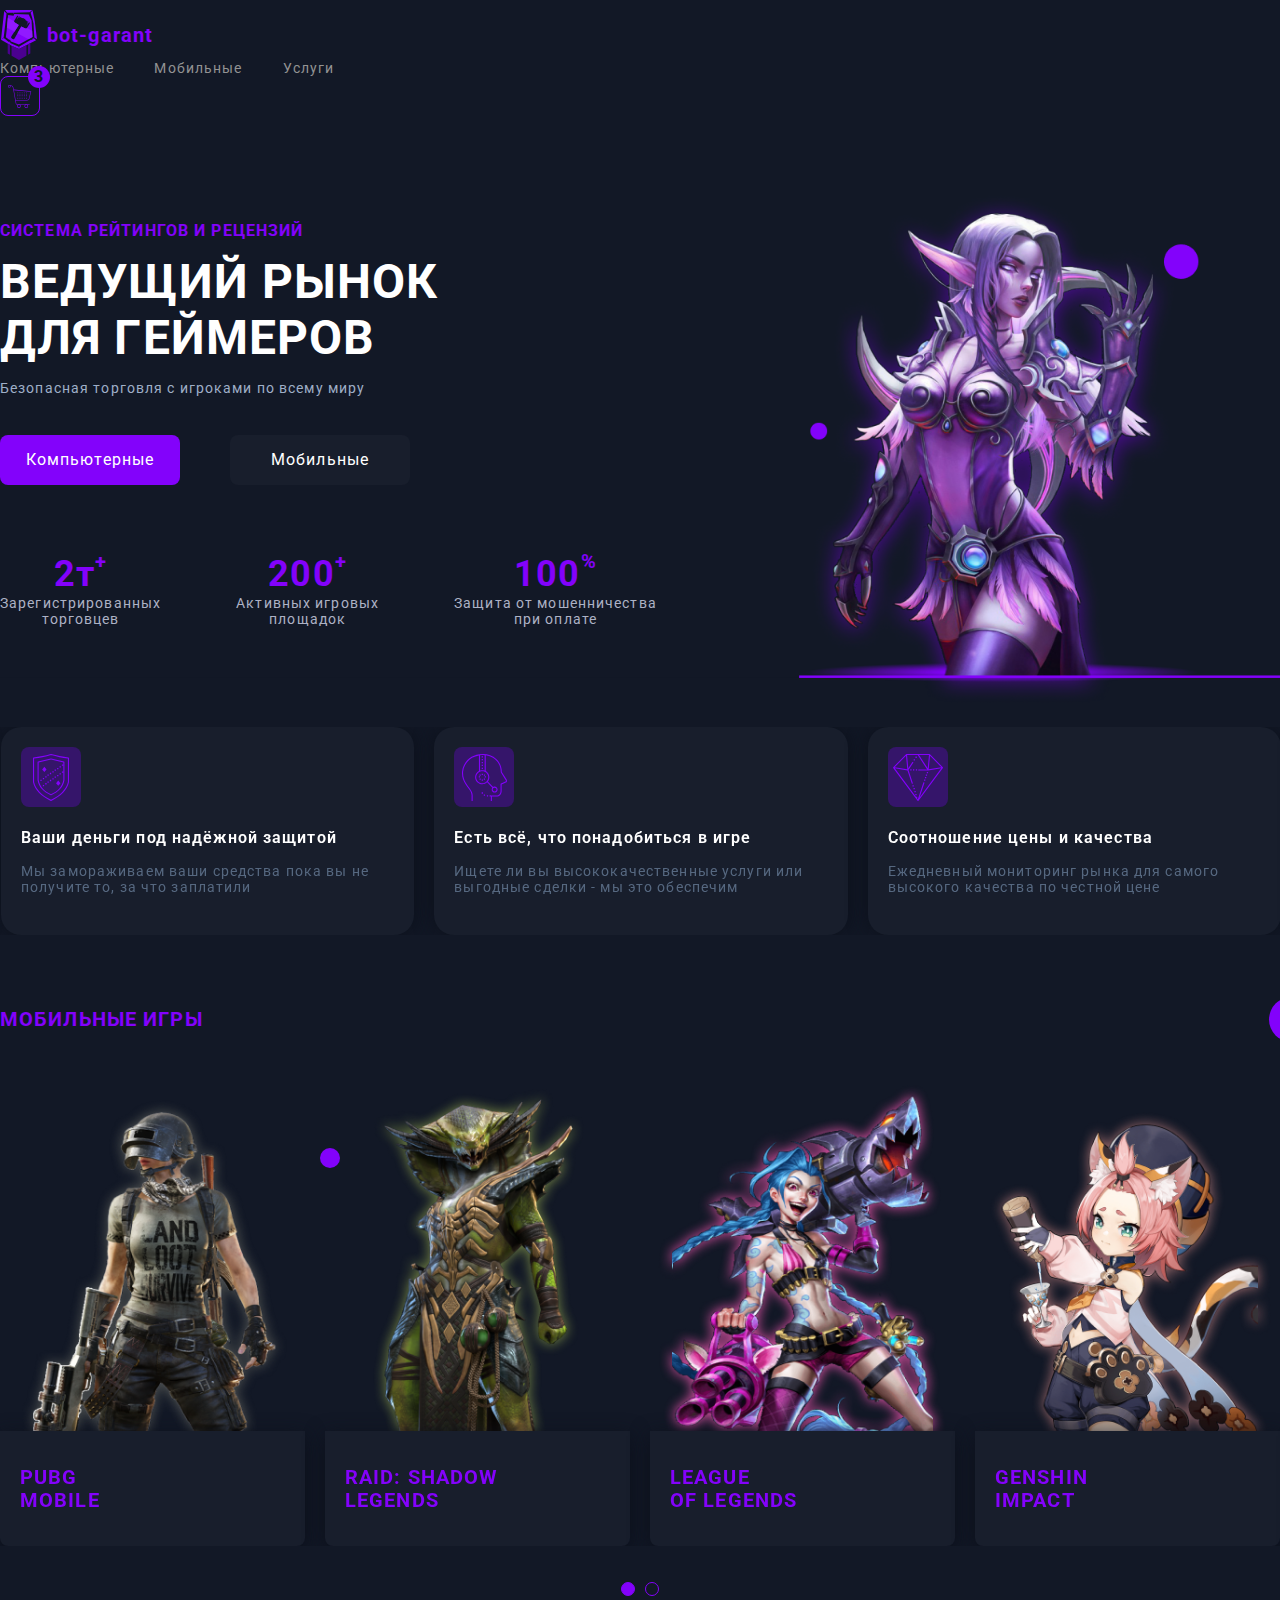
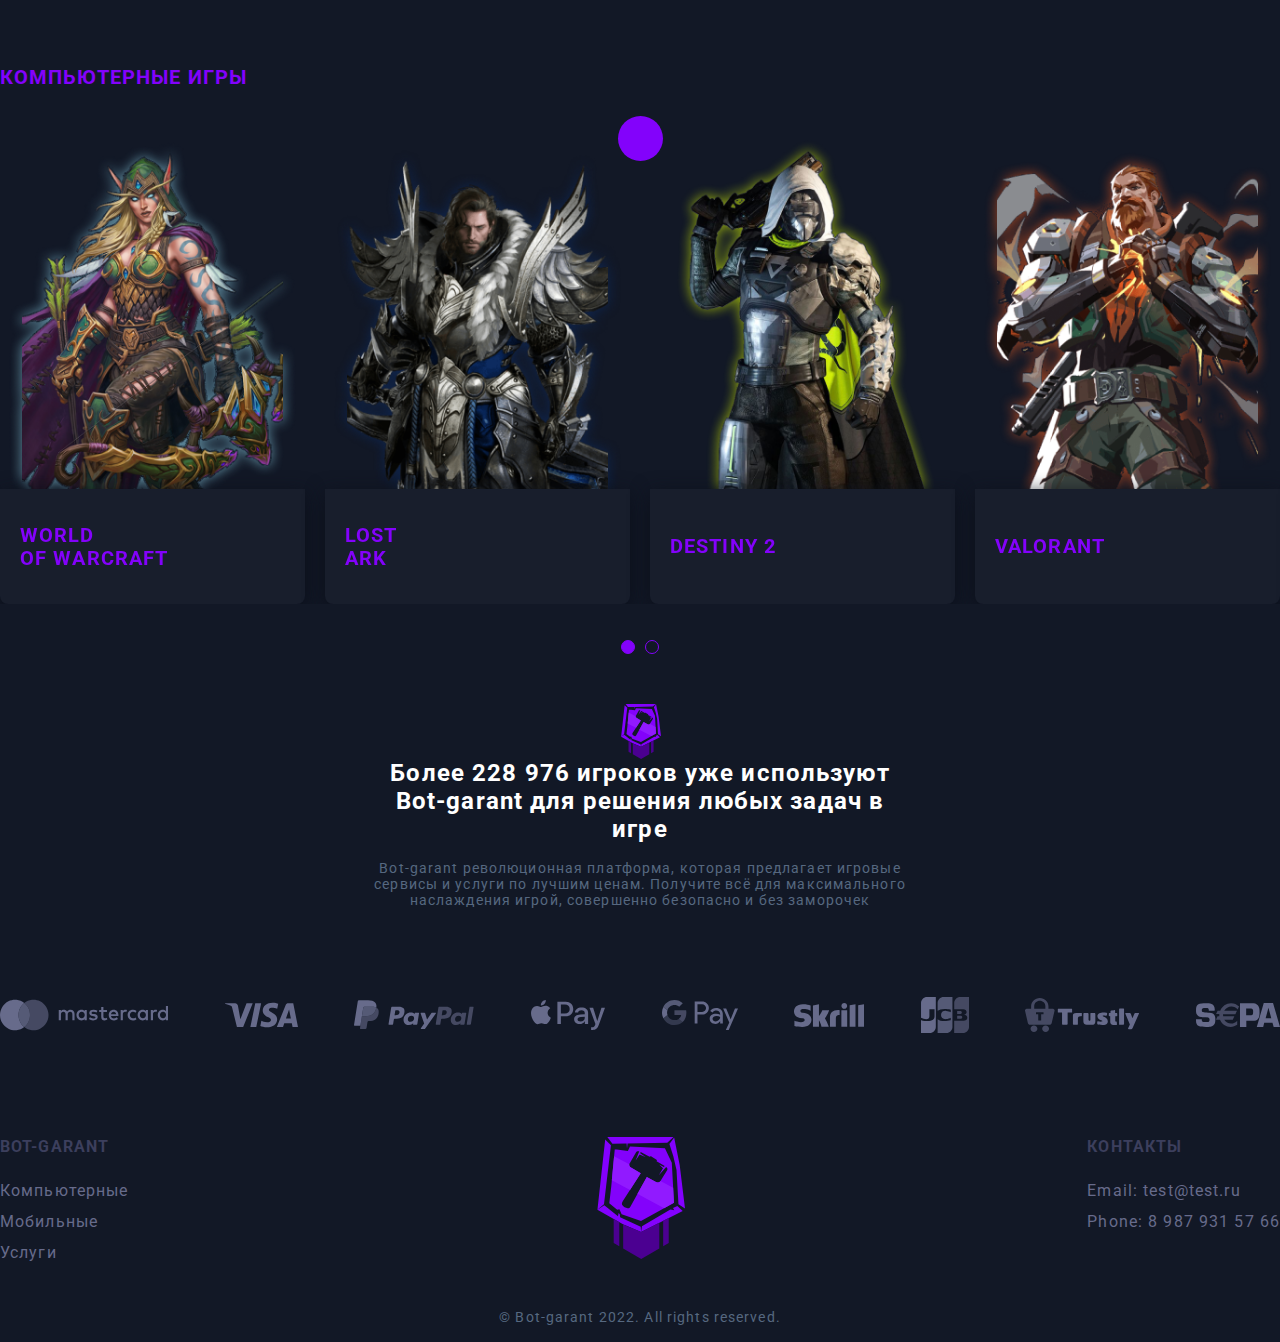
<file: index.html>
<!DOCTYPE html>
<html lang="en">
<head>
    <meta charset="UTF-8">
    <meta http-equiv="X-UA-Compatible" content="IE=edge">
    <meta name="viewport" content="width=device-width, initial-scale=1.0">
    <title>Bot-garant</title>
    <link rel="shortcut icon" href="img/favicon.ico" type="image/x-icon">
    
    <link href="https://fonts.googleapis.com/css2?family=Inter&family=Roboto:wght@300;400;500;700;900&display=swap" rel="stylesheet">
    <link href="https://cdn.jsdelivr.net/npm/bootstrap@5.0.2/dist/css/bootstrap.min.css" rel="stylesheet" integrity="sha384-EVSTQN3/azprG1Anm3QDgpJLIm9Nao0Yz1ztcQTwFspd3yD65VohhpuuCOmLASjC" crossorigin="anonymous">
    
    <link rel="stylesheet" href="owlcarousel/owl.carousel.min.css">
    <link rel="stylesheet" href="owlcarousel/owl.theme.default.min.css">

    <link href="css/main.css" rel="stylesheet">
</head>
<body>
    <header class="header">
        <div class="container">
            <div class="row">
                <div class="col-lg-3 col-6">
                    <a href="#" class="logo">
                        <img src="img/logo.svg" alt="logo" class="icon">
                        <span>bot-garant</span>
                    </a>
                </div>
                <div class="col-lg-4 menu-dn">
                    <ul class="menu">
                        <li><a href="#">Компьютерные</a></li>
                        <li><a href="#">Мобильные</a></li>
                        <li><a href="#">Услуги</a></li>
                    </ul>
                </div>
                <div class="offset-lg-3 col-lg-1 col-4">
                    <a href="#" class="cart">
                        <svg width="24" height="23" viewBox="0 0 24 23" fill="none" xmlns="http://www.w3.org/2000/svg">
                            <path d="M1.36866 0.00380446H1.38672C2.35091 -0.0286965 3.36205 0.177143 4.15291 0.726047C4.8282 1.1955 5.33738 1.90691 5.51794 2.92528L5.81406 4.58282L22.9168 6.15731C23.0612 6.17176 23.1696 6.29815 23.1551 6.4426C23.1551 6.45704 23.1515 6.46788 23.1479 6.48232L21.3387 13.7842C21.2123 14.2898 20.9487 14.7087 20.5659 15.0012C20.2011 15.2828 19.7317 15.4454 19.1828 15.4454H7.74606L8.28052 18.4499C8.3383 18.7821 8.61637 18.9952 9.03165 19.1252C9.51556 19.2768 10.1728 19.3238 10.9167 19.3238H18.298H21.4001C21.5445 19.3238 21.6637 19.443 21.6637 19.5874C21.6637 19.7319 21.5445 19.851 21.4001 19.851H19.5728C19.8978 20.1797 20.1 20.6274 20.1 21.1258C20.1 21.6241 19.8978 22.0719 19.5728 22.4005C19.2478 22.7256 18.7964 22.9278 18.298 22.9278C17.7997 22.9278 17.3483 22.7256 17.0233 22.4005C16.6983 22.0719 16.496 21.6241 16.496 21.1258C16.496 20.6311 16.6983 20.1797 17.0233 19.851H12.1915C12.5165 20.1797 12.7187 20.6274 12.7187 21.1258C12.7187 21.6241 12.5165 22.0719 12.1915 22.4005C11.8665 22.7256 11.4151 22.9278 10.9167 22.9278C10.4184 22.9278 9.96696 22.7256 9.64195 22.4005C9.31694 22.0719 9.11471 21.6241 9.11471 21.1258C9.11471 20.6274 9.31694 20.1797 9.64195 19.851C9.66001 19.833 9.68167 19.8113 9.70334 19.7933C9.4 19.7571 9.11832 19.7066 8.87276 19.6271C8.26608 19.4357 7.85801 19.0999 7.7569 18.5402L4.99432 3.01195C4.84265 2.14887 4.41291 1.5494 3.84595 1.15578C3.45233 0.881329 2.99009 0.70438 2.50619 0.610488C2.65064 0.827161 2.7337 1.08717 2.7337 1.36523C2.7337 1.74441 2.58203 2.08386 2.33285 2.33304C2.08368 2.58221 1.74423 2.73388 1.36505 2.73388C0.985871 2.73388 0.646417 2.58221 0.397244 2.33304C0.14807 2.08386 -0.00360107 1.74441 -0.00360107 1.36523C-0.00360107 0.986054 0.14807 0.6466 0.397244 0.397427C0.646417 0.148253 0.985871 -0.00341797 1.36505 -0.00341797L1.36866 0.00380446ZM18.6519 7.51152H18.038V8.12542H18.6519V7.51152ZM18.6519 13.0511H18.038V13.665H18.6519V13.0511ZM18.6519 11.668H18.038V12.2819H18.6519V11.668ZM18.6519 10.2849H18.038V10.8988H18.6519V10.2849ZM18.6519 8.90183H18.038V9.51574H18.6519V8.90183ZM16.5285 7.51874H15.9146V8.13265H16.5285V7.51874ZM16.5285 13.0583H15.9146V13.6722H16.5285V13.0583ZM16.5285 11.6752H15.9146V12.2892H16.5285V11.6752ZM16.5285 10.2922H15.9146V10.9061H16.5285V10.2922ZM16.5285 8.90906H15.9146V9.52296H16.5285V8.90906ZM14.4051 7.52596H13.7912V8.13987H14.4051V7.52596ZM14.4051 13.0656H13.7912V13.6795H14.4051V13.0656ZM14.4051 11.6825H13.7912V12.2964H14.4051V11.6825ZM14.4051 10.2994H13.7912V10.9133H14.4051V10.2994ZM14.4051 8.91628H13.7912V9.53018H14.4051V8.91628ZM12.2817 7.53318H11.6678V8.14709H12.2817V7.53318ZM12.2817 13.0728H11.6678V13.6867H12.2817V13.0728ZM12.2817 11.6897H11.6678V12.3036H12.2817V11.6897ZM12.2817 10.3066H11.6678V10.9205H12.2817V10.3066ZM12.2817 8.9235H11.6678V9.53741H12.2817V8.9235ZM10.1584 7.54041H9.54445V8.15431H10.1584V7.54041ZM10.1584 13.08H9.54445V13.6939H10.1584V13.08ZM10.1584 11.6969H9.54445V12.3108H10.1584V11.6969ZM10.1584 10.3138H9.54445V10.9277H10.1584V10.3138ZM10.1584 8.93072H9.54445V9.54463H10.1584V8.93072ZM5.91157 5.15701L7.65578 14.9542H19.1864C19.6125 14.9542 19.9736 14.8314 20.2517 14.622C20.537 14.4017 20.7356 14.0839 20.8331 13.6975L22.5665 6.69177L5.91157 5.15701ZM19.2044 20.2627C18.9733 20.0316 18.6555 19.8908 18.3052 19.8908C17.955 19.8908 17.6336 20.0316 17.4061 20.2627C17.1749 20.4938 17.0341 20.8116 17.0341 21.1619C17.0341 21.5158 17.1749 21.8336 17.4061 22.0611C17.6372 22.2922 17.955 22.433 18.3052 22.433C18.6555 22.433 18.9769 22.2922 19.2044 22.0611C19.4356 21.83 19.5764 21.5122 19.5764 21.1619C19.5764 20.808 19.4356 20.4902 19.2044 20.2627ZM11.8231 20.2627C11.592 20.0316 11.2742 19.8908 10.9239 19.8908C10.5736 19.8908 10.2522 20.0316 10.0247 20.2627C9.79362 20.4938 9.65278 20.8116 9.65278 21.1619C9.65278 21.5158 9.79362 21.8336 10.0247 22.0611C10.2559 22.2922 10.5736 22.433 10.9239 22.433C11.2742 22.433 11.5956 22.2922 11.8231 22.0611C12.0542 21.83 12.1951 21.5122 12.1951 21.1619C12.1951 20.808 12.0542 20.4902 11.8231 20.2627ZM1.96451 0.812716C1.81284 0.661045 1.60339 0.567154 1.37227 0.567154C1.14115 0.567154 0.931703 0.661045 0.780032 0.812716C0.628361 0.964387 0.53447 1.17384 0.53447 1.40496C0.53447 1.63607 0.628361 1.84552 0.780032 1.99719C0.931703 2.14887 1.14115 2.24276 1.37227 2.24276C1.60339 2.24276 1.81284 2.14887 1.96451 1.99719C2.11618 1.84552 2.21007 1.63607 2.21007 1.40496C2.21007 1.17384 2.11618 0.964387 1.96451 0.812716Z" fill="#8302FB"/>
                        </svg>
                        <div class="count">3</div>
                    </a>
                </div>
                <div class="col-2">
                    <div class="burger">
                        <img src="img/burger.svg" alt="burger">
                    </div>
                </div>
            </div>
        </div>
    </header>
    <section class="main">
        <div class="container">
            <div class="row">
                <div class="col-xl-7 col-lg-8">
                    <div class="sub-title">Система рейтингов и рецензий</div>
                    <h1>ВЕДУЩИЙ РЫНОК <br>ДЛЯ ГЕЙМЕРОВ</h1>
                    <p class="text">Безопасная торговля с игроками по всему миру</p>
                    <div class="actions">
                        <a href="#" class="main-btn">Компьютерные</a>
                        <a href="#" class="second-btn">Мобильные</a>
                    </div>
                    <div class="info">
                        <div class="item">
                            <div class="top">
                                <span>2т</span>
                                <span>+</span>
                            </div>
                            <div class="bottom">Зарегистрированных <br>торговцев</div>
                        </div>
                        <div class="item">
                            <div class="top">
                                <span>200</span>
                                <span>+</span>
                            </div>
                            <div class="bottom">Активных игровых <br>площадок</div>
                        </div>
                        <div class="item">
                            <div class="top">
                                <span>100</span>
                                <span>%</span>
                            </div>
                            <div class="bottom">Защита от мошенничества <br>при оплате</div>
                        </div>
                    </div>
                </div>
            </div>
        </div>
    </section>
    <section class="advantages">
        <div class="container">
            <div class="row">
                <div class="col-lg-12">
                    <div class="owl-carousel owl-theme advantages-slider">
                        <div class="item">
                            <div class="icon">
                                <img src="img/a1.svg" alt="icon">
                            </div>
                            <div class="title">Ваши деньги под надёжной защитой</div>
                            <p>Мы замораживаем ваши средства пока вы не получите то, за что заплатили</p>
                        </div>
                        <div class="item">
                            <div class="icon">
                                <img src="img/a2.svg" alt="icon">
                            </div>
                            <div class="title">Есть всё, что понадобиться в игре</div>
                            <p>Ищете ли вы высококачественные услуги или выгодные сделки - мы это обеспечим</p>
                        </div>
                        <div class="item">
                            <div class="icon">
                                <img src="img/a3.svg" alt="icon">
                            </div>
                            <div class="title">Соотношение цены и качества</div>
                            <p>Ежедневный мониторинг рынка для самого высокого качества по честной цене</p>
                        </div>
                    </div>
                </div>
            </div>
        </div>
    </section>
    <section class="games mobile-games ">
        <div class="container">
            <div class="row">
                <div class="col-12">
                    <div class="title">Мобильные игры</div>
                    <div class="owl-carousel owl-theme mobile-games__slider">
                        <div class="item">
                            <div class="top">
                                <img src="img/m1.png" alt="game">
                            </div>
                            <div class="bottom">PUBG <br>MOBILE</div>
                        </div>
                        <div class="item">
                            <div class="top">
                                <img src="img/m2.png" alt="game">
                            </div>
                            <div class="bottom">Raid: Shadow <br>Legends</div>
                        </div>
                        <div class="item">
                            <div class="top">
                                <img src="img/m3.png" alt="game">
                            </div>
                            <div class="bottom">League <br>of Legends</div>
                        </div>
                        <div class="item">
                            <div class="top">
                                <img src="img/m4.png" alt="game">
                            </div>
                            <div class="bottom">Genshin <br>Impact</div>
                        </div>
                        <div class="item">
                            <div class="top">
                                <img src="img/m4.png" alt="game">
                            </div>
                            <div class="bottom">Genshin <br>Impact</div>
                        </div>
                    </div>
                    <div class="big-disc"></div>
                    <div class="small-disc"></div>
                </div>
            </div>
        </div>
    </section>
    <section class="games computer-games">
        <div class="container">
            <div class="row">
                <div class="col-12">
                    <div class="title">Компьютерные игры</div>
                    <div class="owl-carousel owl-theme computer-games__slider">
                        <div class="item">
                            <div class="top">
                                <img src="img/c1.png" alt="game">
                            </div>
                            <div class="bottom">world <br>of warcraft</div>
                        </div>
                        <div class="item">
                            <div class="top">
                                <img src="img/c2.png" alt="game">
                            </div>
                            <div class="bottom">Lost <br>Ark</div>
                        </div>
                        <div class="item">
                            <div class="top">
                                <img src="img/c3.png" alt="game">
                            </div>
                            <div class="bottom">Destiny 2</div>
                        </div>
                        <div class="item">
                            <div class="top">
                                <img src="img/c4.png" alt="game">
                            </div>
                            <div class="bottom">Valorant</div>
                        </div>
                        <div class="item">
                            <div class="top">
                                <img src="img/c4.png" alt="game">
                            </div>
                            <div class="bottom">Valorant</div>
                        </div>
                    </div>
                    <div class="big-disc"></div>
                    <div class="small-disc"></div>
                </div>
            </div>
        </div>
    </section>
    <section class="statistic">
        <div class="container">
            <div class="row">
                <div class="col-xl-6 mx-auto">
                    <div class="wrapper">
                        <img src="img/logo.svg" alt="logo" class="logo">
                        <div class="title">Более 228 976 игроков уже используют Bot-garant для решения любых задач в игре</div>
                        <p class="text">Bot-garant революционная платформа, которая предлагает игровые сервисы и услуги по лучшим ценам. Получите всё для максимального наслаждения игрой, совершенно безопасно и без заморочек</p>
                    </div>
                </div>
            </div>
        </div>
    </section>
    <section class="partners">
        <div class="container">
            <div class="row">
                <div class="col-12">
                    <div class="wrapper">
                        <div class="item">
                            <img src="img/p1.svg" alt="partner">
                        </div>
                        <div class="item">
                            <img src="img/p2.svg" alt="partner">
                        </div>
                        <div class="item">
                            <img src="img/p3.svg" alt="partner">
                        </div>
                        <div class="item">
                            <img src="img/p4.svg" alt="partner">
                        </div>
                        <div class="item">
                            <img src="img/p5.svg" alt="partner">
                        </div>
                        <div class="item">
                            <img src="img/p6.svg" alt="partner">
                        </div>
                        <div class="item">
                            <img src="img/p7.svg" alt="partner">
                        </div>
                        <div class="item">
                            <img src="img/p8.svg" alt="partner">
                        </div>
                        <div class="item">
                            <img src="img/p9.svg" alt="partner">
                        </div>
                    </div>
                </div>
            </div>
        </div>
    </section>
    <footer class="footer">
        <div class="container">
            <div class="row">
                <div class="col-lg-8 mx-auto">
                    <div class="wrapper">
                        <div class="left">
                            <div class="title">Bot-garant</div>
                            <ul>
                                <li>
                                    <a href="#">Компьютерные</a>
                                </li>
                            </ul>
                            <ul>
                                <li>
                                    <a href="#">Мобильные</a>
                                </li>
                            </ul>
                            <ul>
                                <li>
                                    <a href="#">Услуги</a>
                                </li>
                            </ul>
                        </div>
                        <div class="center">
                            <img src="img/logo.svg" alt="logo">
                        </div>
                        <div class="right">
                            <div class="title">Контакты</div>
                            <ul>
                                <li>
                                    <span>Email:</span>
                                    <a href="mailto:test@test.ru">test@test.ru</a>
                                </li>
                                <li>
                                    <span>Phone:</span>
                                    <a href="tel:8 987 931 57 66">8 987 931 57 66</a>
                                </li>
                            </ul>
                        </div>
                    </div>
                    <div class="credits">© Bot-garant 2022. All rights reserved.</div>
                </div>
            </div>
        </div>
    </footer>

    <!-- Мобильное меню -->

    <div class="mobile-menu">
        <div class="container">
            <div class="row">
                <div class="col-12">
                    <img src="img/mobile-menu-logo.svg" alt="logo">
                    <img src="img/close.svg" alt="close" class="close">
                    <ul>
                        <li>
                            <a href="#">Компьютерные</a>
                        </li>
                        <li>
                            <a href="#">Мобильные</a>
                        </li>
                        <li>
                            <a href="#">Услуги</a>
                        </li>
                    </ul>
                </div>
            </div>
        </div>
    </div>

    <script src="https://code.jquery.com/jquery-3.6.0.min.js" integrity="sha256-/xUj+3OJU5yExlq6GSYGSHk7tPXikynS7ogEvDej/m4=" crossorigin="anonymous"></script>    
    
    <script src="owlcarousel/owl.carousel.min.js"></script>
    
    <script src="https://cdn.jsdelivr.net/npm/@popperjs/core@2.9.2/dist/umd/popper.min.js" integrity="sha384-IQsoLXl5PILFhosVNubq5LC7Qb9DXgDA9i+tQ8Zj3iwWAwPtgFTxbJ8NT4GN1R8p" crossorigin="anonymous"></script>
    <script src="https://cdn.jsdelivr.net/npm/bootstrap@5.0.2/dist/js/bootstrap.min.js" integrity="sha384-cVKIPhGWiC2Al4u+LWgxfKTRIcfu0JTxR+EQDz/bgldoEyl4H0zUF0QKbrJ0EcQF" crossorigin="anonymous"></script>
    
    <script src="js/main.js"></script>
</body>
</html>
</file>
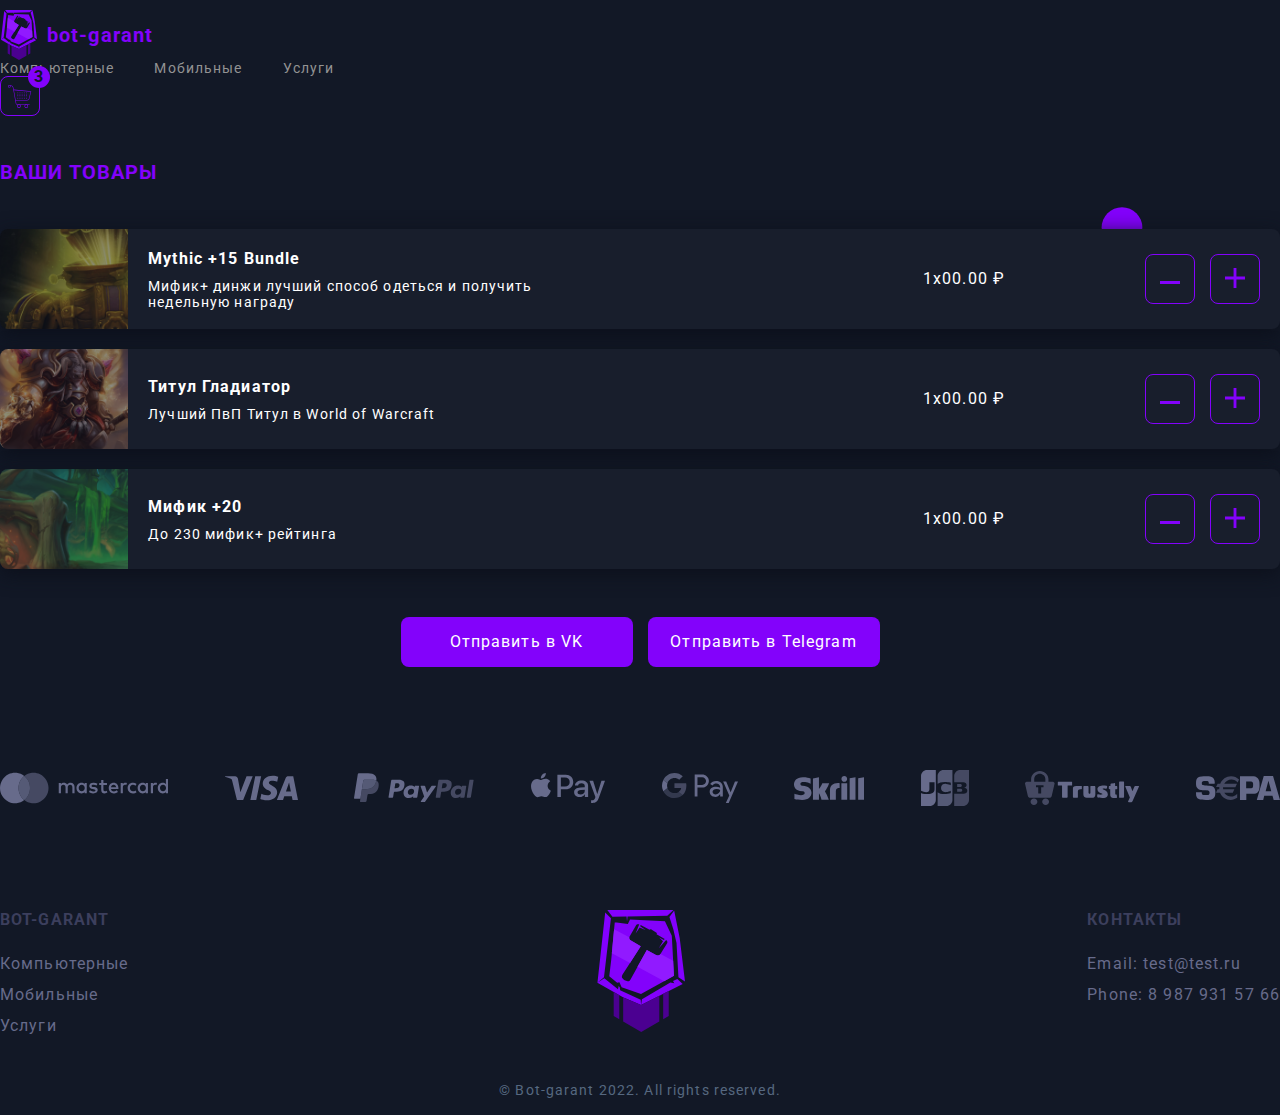
<file: basket.html>
<!DOCTYPE html>
<html lang="en">
<head>
    <meta charset="UTF-8">
    <meta http-equiv="X-UA-Compatible" content="IE=edge">
    <meta name="viewport" content="width=device-width, initial-scale=1.0">
    <title>Basket | Bot-garant</title>
    <link rel="shortcut icon" href="img/favicon.ico" type="image/x-icon">
    
    <link href="https://fonts.googleapis.com/css2?family=Inter&family=Roboto:wght@300;400;500;700;900&display=swap" rel="stylesheet">
    <link href="https://cdn.jsdelivr.net/npm/bootstrap@5.0.2/dist/css/bootstrap.min.css" rel="stylesheet" integrity="sha384-EVSTQN3/azprG1Anm3QDgpJLIm9Nao0Yz1ztcQTwFspd3yD65VohhpuuCOmLASjC" crossorigin="anonymous">
    
    <link rel="stylesheet" href="owlcarousel/owl.carousel.min.css">
    <link rel="stylesheet" href="owlcarousel/owl.theme.default.min.css">

    <link href="css/main.css" rel="stylesheet">
</head>
<body>
    <header class="header">
        <div class="container">
            <div class="row">
                <div class="col-lg-3 col-6">
                    <a href="#" class="logo">
                        <img src="img/logo.svg" alt="logo" class="icon">
                        <span>bot-garant</span>
                    </a>
                </div>
                <div class="col-lg-4 menu-dn">
                    <ul class="menu">
                        <li><a href="#">Компьютерные</a></li>
                        <li><a href="#">Мобильные</a></li>
                        <li><a href="#">Услуги</a></li>
                    </ul>
                </div>
                <div class="offset-lg-3 col-lg-1 col-4">
                    <a href="#" class="cart">
                        <svg width="24" height="23" viewBox="0 0 24 23" fill="none" xmlns="http://www.w3.org/2000/svg">
                            <path d="M1.36866 0.00380446H1.38672C2.35091 -0.0286965 3.36205 0.177143 4.15291 0.726047C4.8282 1.1955 5.33738 1.90691 5.51794 2.92528L5.81406 4.58282L22.9168 6.15731C23.0612 6.17176 23.1696 6.29815 23.1551 6.4426C23.1551 6.45704 23.1515 6.46788 23.1479 6.48232L21.3387 13.7842C21.2123 14.2898 20.9487 14.7087 20.5659 15.0012C20.2011 15.2828 19.7317 15.4454 19.1828 15.4454H7.74606L8.28052 18.4499C8.3383 18.7821 8.61637 18.9952 9.03165 19.1252C9.51556 19.2768 10.1728 19.3238 10.9167 19.3238H18.298H21.4001C21.5445 19.3238 21.6637 19.443 21.6637 19.5874C21.6637 19.7319 21.5445 19.851 21.4001 19.851H19.5728C19.8978 20.1797 20.1 20.6274 20.1 21.1258C20.1 21.6241 19.8978 22.0719 19.5728 22.4005C19.2478 22.7256 18.7964 22.9278 18.298 22.9278C17.7997 22.9278 17.3483 22.7256 17.0233 22.4005C16.6983 22.0719 16.496 21.6241 16.496 21.1258C16.496 20.6311 16.6983 20.1797 17.0233 19.851H12.1915C12.5165 20.1797 12.7187 20.6274 12.7187 21.1258C12.7187 21.6241 12.5165 22.0719 12.1915 22.4005C11.8665 22.7256 11.4151 22.9278 10.9167 22.9278C10.4184 22.9278 9.96696 22.7256 9.64195 22.4005C9.31694 22.0719 9.11471 21.6241 9.11471 21.1258C9.11471 20.6274 9.31694 20.1797 9.64195 19.851C9.66001 19.833 9.68167 19.8113 9.70334 19.7933C9.4 19.7571 9.11832 19.7066 8.87276 19.6271C8.26608 19.4357 7.85801 19.0999 7.7569 18.5402L4.99432 3.01195C4.84265 2.14887 4.41291 1.5494 3.84595 1.15578C3.45233 0.881329 2.99009 0.70438 2.50619 0.610488C2.65064 0.827161 2.7337 1.08717 2.7337 1.36523C2.7337 1.74441 2.58203 2.08386 2.33285 2.33304C2.08368 2.58221 1.74423 2.73388 1.36505 2.73388C0.985871 2.73388 0.646417 2.58221 0.397244 2.33304C0.14807 2.08386 -0.00360107 1.74441 -0.00360107 1.36523C-0.00360107 0.986054 0.14807 0.6466 0.397244 0.397427C0.646417 0.148253 0.985871 -0.00341797 1.36505 -0.00341797L1.36866 0.00380446ZM18.6519 7.51152H18.038V8.12542H18.6519V7.51152ZM18.6519 13.0511H18.038V13.665H18.6519V13.0511ZM18.6519 11.668H18.038V12.2819H18.6519V11.668ZM18.6519 10.2849H18.038V10.8988H18.6519V10.2849ZM18.6519 8.90183H18.038V9.51574H18.6519V8.90183ZM16.5285 7.51874H15.9146V8.13265H16.5285V7.51874ZM16.5285 13.0583H15.9146V13.6722H16.5285V13.0583ZM16.5285 11.6752H15.9146V12.2892H16.5285V11.6752ZM16.5285 10.2922H15.9146V10.9061H16.5285V10.2922ZM16.5285 8.90906H15.9146V9.52296H16.5285V8.90906ZM14.4051 7.52596H13.7912V8.13987H14.4051V7.52596ZM14.4051 13.0656H13.7912V13.6795H14.4051V13.0656ZM14.4051 11.6825H13.7912V12.2964H14.4051V11.6825ZM14.4051 10.2994H13.7912V10.9133H14.4051V10.2994ZM14.4051 8.91628H13.7912V9.53018H14.4051V8.91628ZM12.2817 7.53318H11.6678V8.14709H12.2817V7.53318ZM12.2817 13.0728H11.6678V13.6867H12.2817V13.0728ZM12.2817 11.6897H11.6678V12.3036H12.2817V11.6897ZM12.2817 10.3066H11.6678V10.9205H12.2817V10.3066ZM12.2817 8.9235H11.6678V9.53741H12.2817V8.9235ZM10.1584 7.54041H9.54445V8.15431H10.1584V7.54041ZM10.1584 13.08H9.54445V13.6939H10.1584V13.08ZM10.1584 11.6969H9.54445V12.3108H10.1584V11.6969ZM10.1584 10.3138H9.54445V10.9277H10.1584V10.3138ZM10.1584 8.93072H9.54445V9.54463H10.1584V8.93072ZM5.91157 5.15701L7.65578 14.9542H19.1864C19.6125 14.9542 19.9736 14.8314 20.2517 14.622C20.537 14.4017 20.7356 14.0839 20.8331 13.6975L22.5665 6.69177L5.91157 5.15701ZM19.2044 20.2627C18.9733 20.0316 18.6555 19.8908 18.3052 19.8908C17.955 19.8908 17.6336 20.0316 17.4061 20.2627C17.1749 20.4938 17.0341 20.8116 17.0341 21.1619C17.0341 21.5158 17.1749 21.8336 17.4061 22.0611C17.6372 22.2922 17.955 22.433 18.3052 22.433C18.6555 22.433 18.9769 22.2922 19.2044 22.0611C19.4356 21.83 19.5764 21.5122 19.5764 21.1619C19.5764 20.808 19.4356 20.4902 19.2044 20.2627ZM11.8231 20.2627C11.592 20.0316 11.2742 19.8908 10.9239 19.8908C10.5736 19.8908 10.2522 20.0316 10.0247 20.2627C9.79362 20.4938 9.65278 20.8116 9.65278 21.1619C9.65278 21.5158 9.79362 21.8336 10.0247 22.0611C10.2559 22.2922 10.5736 22.433 10.9239 22.433C11.2742 22.433 11.5956 22.2922 11.8231 22.0611C12.0542 21.83 12.1951 21.5122 12.1951 21.1619C12.1951 20.808 12.0542 20.4902 11.8231 20.2627ZM1.96451 0.812716C1.81284 0.661045 1.60339 0.567154 1.37227 0.567154C1.14115 0.567154 0.931703 0.661045 0.780032 0.812716C0.628361 0.964387 0.53447 1.17384 0.53447 1.40496C0.53447 1.63607 0.628361 1.84552 0.780032 1.99719C0.931703 2.14887 1.14115 2.24276 1.37227 2.24276C1.60339 2.24276 1.81284 2.14887 1.96451 1.99719C2.11618 1.84552 2.21007 1.63607 2.21007 1.40496C2.21007 1.17384 2.11618 0.964387 1.96451 0.812716Z" fill="#8302FB"/>
                        </svg>
                        <div class="count">3</div>
                    </a>
                </div>
                <div class="col-2">
                    <div class="burger">
                        <img src="img/burger.svg" alt="burger">
                    </div>
                </div>
            </div>
        </div>
    </header>
    <section class="basket">
        <div class="container">
            <div class="row">
                <div class="col lg-11 mx-auto">
                    <div class="title">Ваши товары</div>
                    <div class="item">
                        <div class="left">
                            <img src="img/2.png" alt="ava">
                        </div>
                        <div class="right">
                            <div class="info">
                                <div class="head">Mythic +15 Bundle</div>
                                <div class="text">Мифик+ динжи лучший способ одеться и получить недельную награду</div>
                            </div>
                            <div class="select-count">
                                <div class="left">
                                    <div class="count">1</div>
                                    <span>x</span>
                                    <div class="price">
                                        <span class="value">00.00</span> 
                                        <span>₽</span></div>
                                </div>
                                <div class="right">
                                    <button class="minus">
                                        <svg width="20" height="3" viewBox="0 0 20 3" fill="none" xmlns="http://www.w3.org/2000/svg">
                                            <path d="M0 3V0H20V3H0Z" fill="#8302FB"/>
                                        </svg>                                            
                                    </button>
                                    <button class="plus">
                                        <svg width="20" height="20" viewBox="0 0 20 20" fill="none" xmlns="http://www.w3.org/2000/svg">
                                            <path d="M11.4286 11.4286V20H8.57143V11.4286H0V8.57143H8.57143V0H11.4286V8.57143H20V11.4286H11.4286Z" fill="#8302FB"/>
                                        </svg>
                                    </button>
                                </div>
                            </div>
                        </div>
                    </div>
                    <div class="item">
                        <div class="left">
                            <img src="img/4.png" alt="ava">
                        </div>
                        <div class="right">
                            <div class="info">
                                <div class="head">Титул Гладиатор</div>
                                <div class="text">Лучший ПвП Титул в World of Warcraft</div>
                            </div>
                            <div class="select-count">
                                <div class="left">
                                    <div class="count">1</div>
                                    <span>x</span>
                                    <div class="price">
                                        <span class="value">00.00</span> 
                                        <span>₽</span></div>
                                </div>
                                <div class="right">
                                    <button class="minus">
                                        <svg width="20" height="3" viewBox="0 0 20 3" fill="none" xmlns="http://www.w3.org/2000/svg">
                                            <path d="M0 3V0H20V3H0Z" fill="#8302FB"/>
                                        </svg>                                            
                                    </button>
                                    <button class="plus">
                                        <svg width="20" height="20" viewBox="0 0 20 20" fill="none" xmlns="http://www.w3.org/2000/svg">
                                            <path d="M11.4286 11.4286V20H8.57143V11.4286H0V8.57143H8.57143V0H11.4286V8.57143H20V11.4286H11.4286Z" fill="#8302FB"/>
                                        </svg>
                                    </button>
                                </div>
                            </div>
                        </div>
                    </div>
                    <div class="item">
                        <div class="left">
                            <img src="img/7.png" alt="ava">
                        </div>
                        <div class="right">
                            <div class="info">
                                <div class="head">Мифик +20</div>
                                <div class="text">До 230 мифик+ рейтинга</div>
                            </div>
                            <div class="select-count">
                                <div class="left">
                                    <div class="count">1</div>
                                    <span>x</span>
                                    <div class="price">
                                        <span class="value">00.00</span> 
                                        <span>₽</span></div>
                                </div>
                                <div class="right">
                                    <button class="minus">
                                        <svg width="20" height="3" viewBox="0 0 20 3" fill="none" xmlns="http://www.w3.org/2000/svg">
                                            <path d="M0 3V0H20V3H0Z" fill="#8302FB"/>
                                        </svg>                                            
                                    </button>
                                    <button class="plus">
                                        <svg width="20" height="20" viewBox="0 0 20 20" fill="none" xmlns="http://www.w3.org/2000/svg">
                                            <path d="M11.4286 11.4286V20H8.57143V11.4286H0V8.57143H8.57143V0H11.4286V8.57143H20V11.4286H11.4286Z" fill="#8302FB"/>
                                        </svg>
                                    </button>
                                </div>
                            </div>
                        </div>
                    </div>
                    <div class="actions">
                        <buttoon class="btn">Отправить в VK</buttoon>
                        <buttoon class="btn">Отправить в Telegram</buttoon>
                    </div>
                    <!-- <div class="basket-empty">Корзина пуста</div> -->
                </div>
            </div>
        </div>
    </section>
    <section class="partners">
        <div class="container">
            <div class="row">
                <div class="col-12">
                    <div class="wrapper">
                        <div class="item">
                            <img src="img/p1.svg" alt="partner">
                        </div>
                        <div class="item">
                            <img src="img/p2.svg" alt="partner">
                        </div>
                        <div class="item">
                            <img src="img/p3.svg" alt="partner">
                        </div>
                        <div class="item">
                            <img src="img/p4.svg" alt="partner">
                        </div>
                        <div class="item">
                            <img src="img/p5.svg" alt="partner">
                        </div>
                        <div class="item">
                            <img src="img/p6.svg" alt="partner">
                        </div>
                        <div class="item">
                            <img src="img/p7.svg" alt="partner">
                        </div>
                        <div class="item">
                            <img src="img/p8.svg" alt="partner">
                        </div>
                        <div class="item">
                            <img src="img/p9.svg" alt="partner">
                        </div>
                    </div>
                </div>
            </div>
        </div>
    </section>
    <footer class="footer">
        <div class="container">
            <div class="row">
                <div class="col-lg-8 mx-auto">
                    <div class="wrapper">
                        <div class="left">
                            <div class="title">Bot-garant</div>
                            <ul>
                                <li>
                                    <a href="#">Компьютерные</a>
                                </li>
                            </ul>
                            <ul>
                                <li>
                                    <a href="#">Мобильные</a>
                                </li>
                            </ul>
                            <ul>
                                <li>
                                    <a href="#">Услуги</a>
                                </li>
                            </ul>
                        </div>
                        <div class="center">
                            <img src="img/logo.svg" alt="logo">
                        </div>
                        <div class="right">
                            <div class="title">Контакты</div>
                            <ul>
                                <li>
                                    <span>Email:</span>
                                    <a href="mailto:test@test.ru">test@test.ru</a>
                                </li>
                                <li>
                                    <span>Phone:</span>
                                    <a href="tel:8 987 931 57 66">8 987 931 57 66</a>
                                </li>
                            </ul>
                        </div>
                    </div>
                    <div class="credits">© Bot-garant 2022. All rights reserved.</div>
                </div>
            </div>
        </div>
    </footer>

    <!-- Мобильное меню -->

    <div class="mobile-menu">
        <div class="container">
            <div class="row">
                <div class="col-12">
                    <img src="img/mobile-menu-logo.svg" alt="logo">
                    <img src="img/close.svg" alt="close" class="close">
                    <ul>
                        <li>
                            <a href="#">Компьютерные</a>
                        </li>
                        <li>
                            <a href="#">Мобильные</a>
                        </li>
                        <li>
                            <a href="#">Услуги</a>
                        </li>
                    </ul>
                </div>
            </div>
        </div>
    </div>
    
    <script src="https://code.jquery.com/jquery-3.6.0.min.js" integrity="sha256-/xUj+3OJU5yExlq6GSYGSHk7tPXikynS7ogEvDej/m4=" crossorigin="anonymous"></script>    
    
    <script src="owlcarousel/owl.carousel.min.js"></script>
    
    <script src="https://cdn.jsdelivr.net/npm/@popperjs/core@2.9.2/dist/umd/popper.min.js" integrity="sha384-IQsoLXl5PILFhosVNubq5LC7Qb9DXgDA9i+tQ8Zj3iwWAwPtgFTxbJ8NT4GN1R8p" crossorigin="anonymous"></script>
    <script src="https://cdn.jsdelivr.net/npm/bootstrap@5.0.2/dist/js/bootstrap.min.js" integrity="sha384-cVKIPhGWiC2Al4u+LWgxfKTRIcfu0JTxR+EQDz/bgldoEyl4H0zUF0QKbrJ0EcQF" crossorigin="anonymous"></script>
    
    <script src="js/main.js"></script>
</body>
</html>
</file>
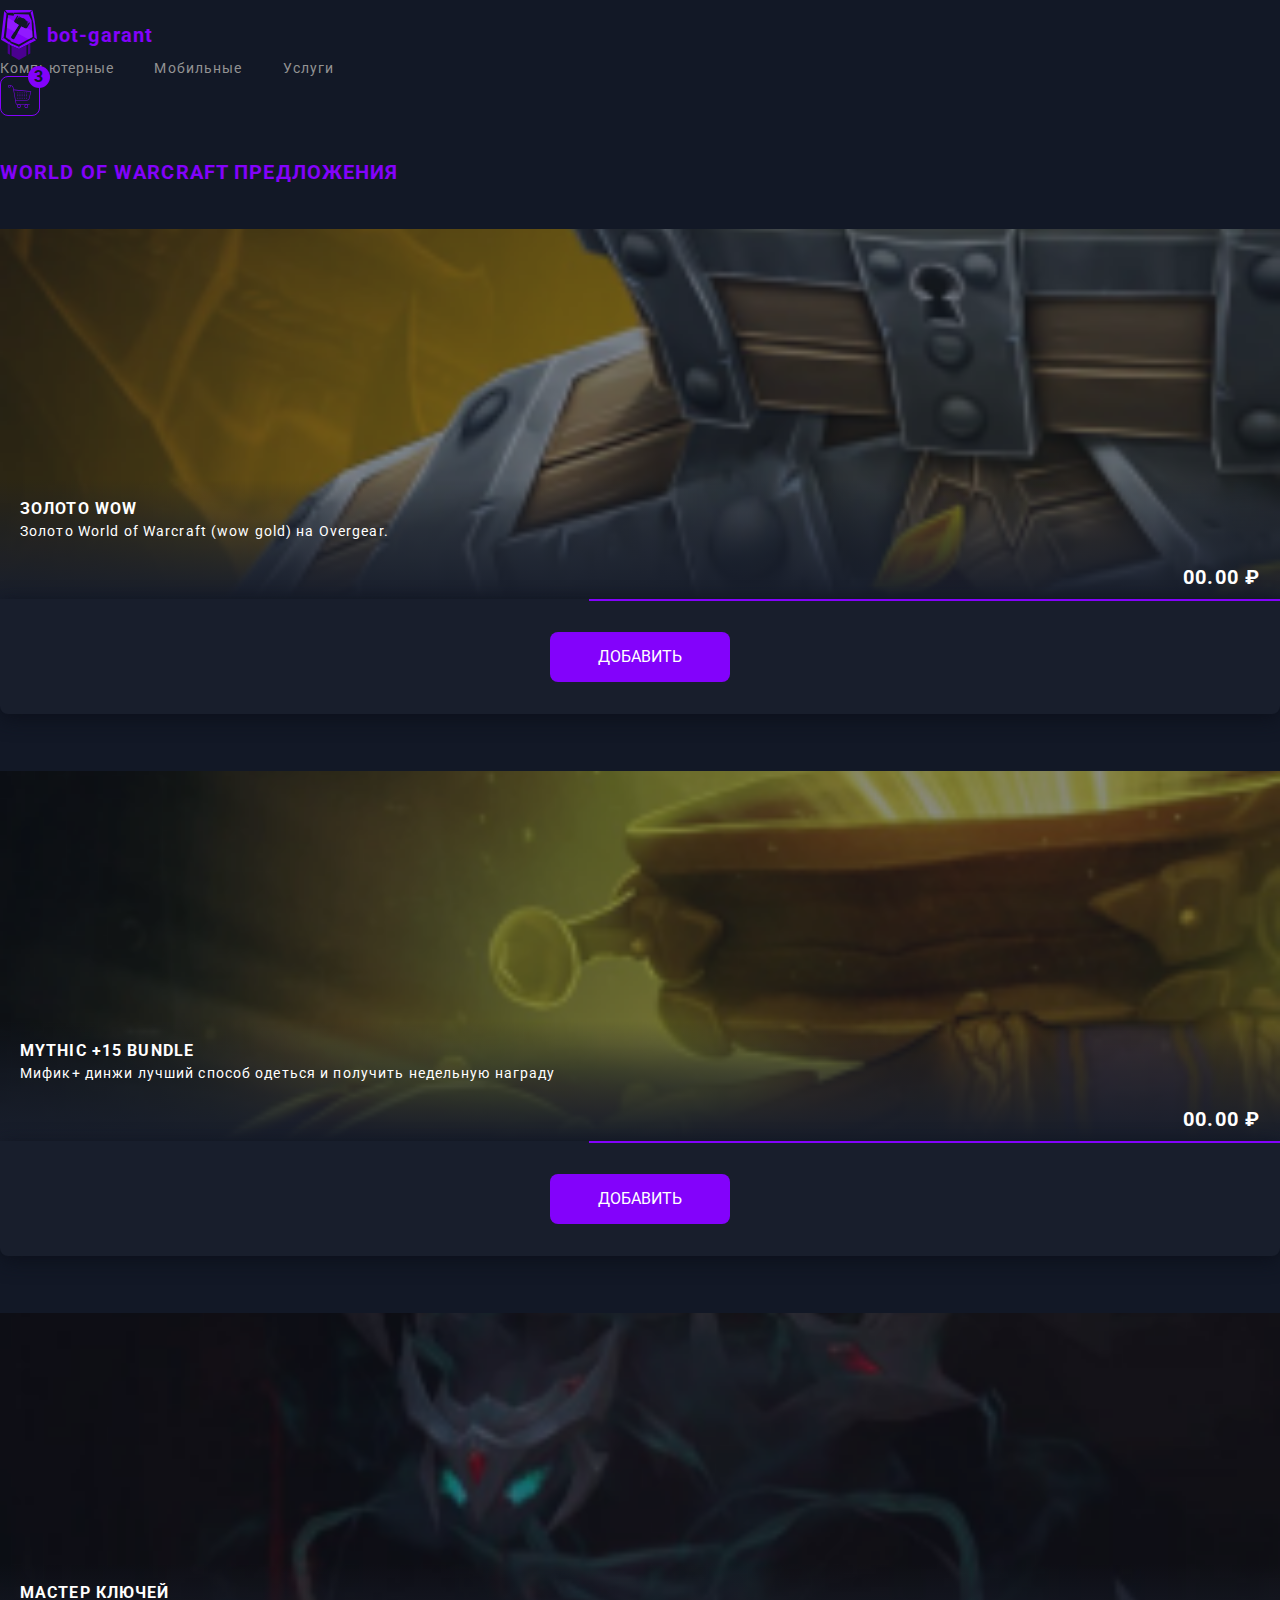
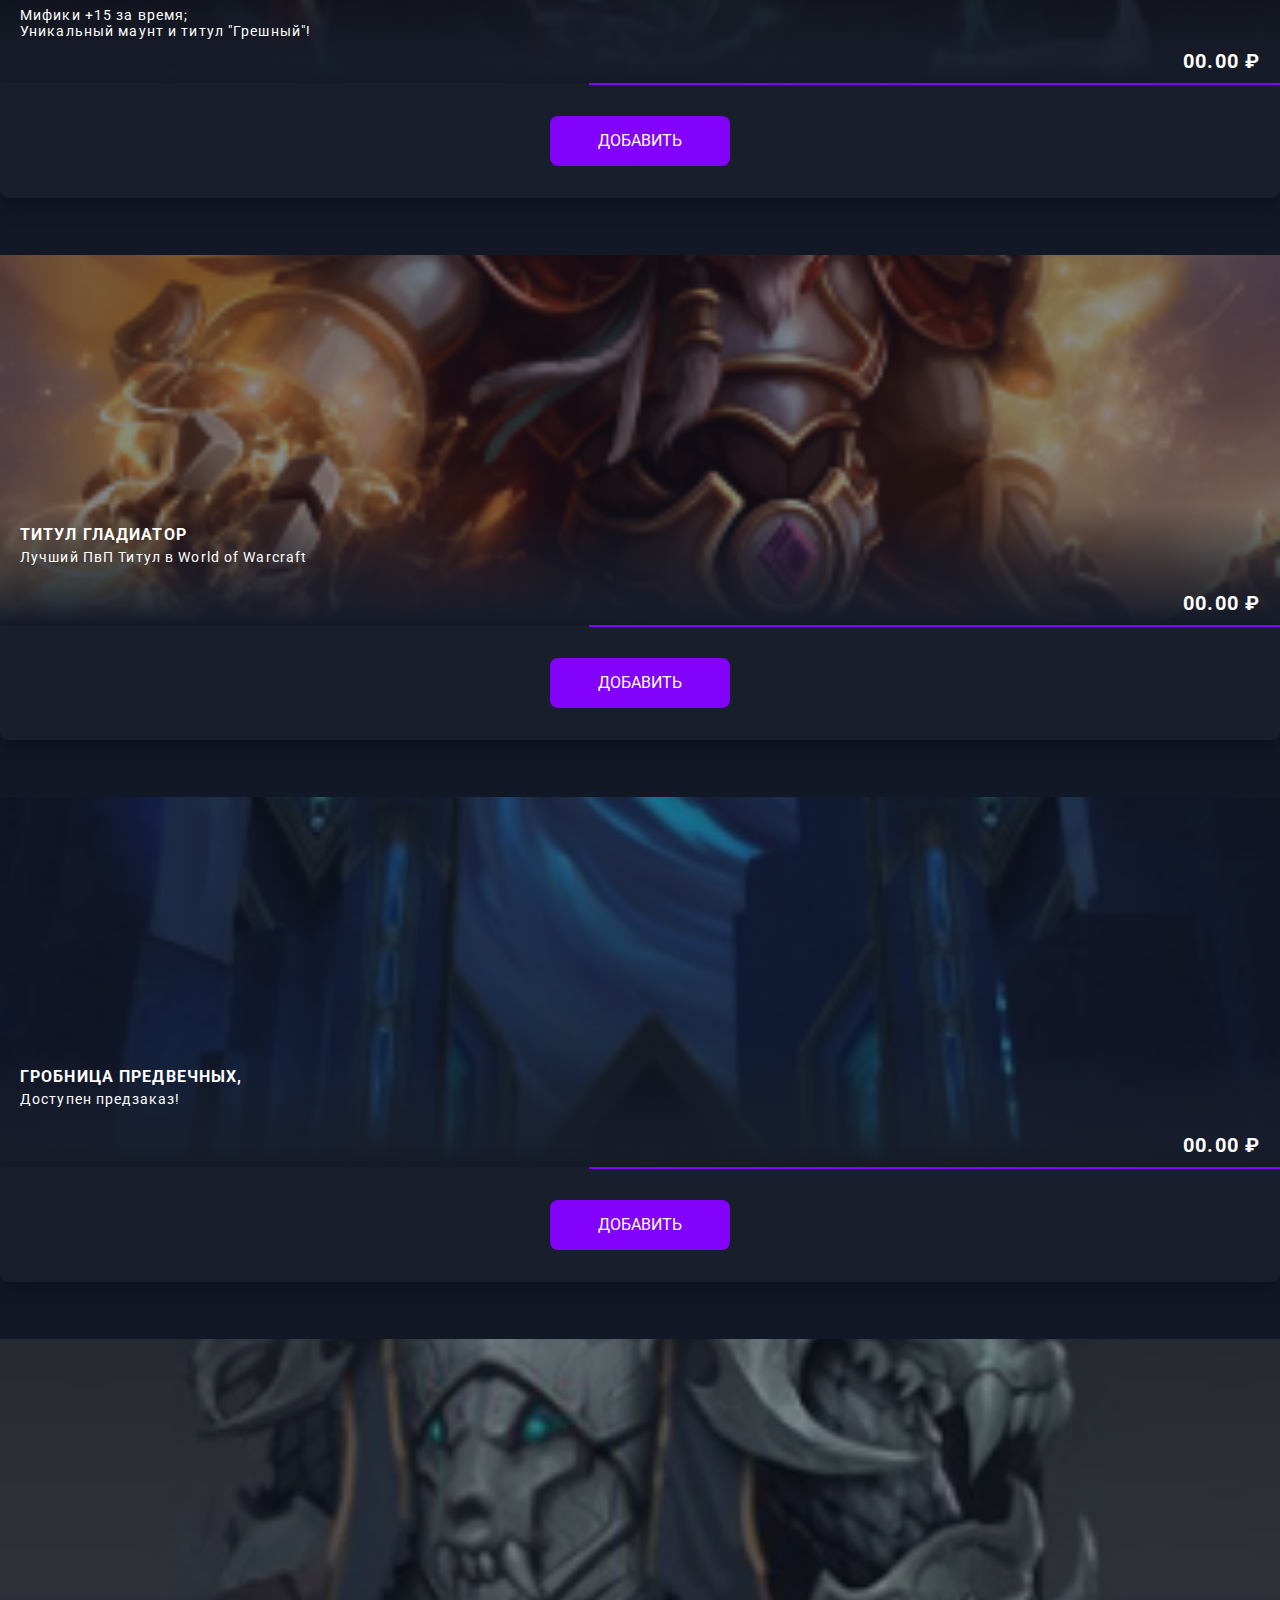
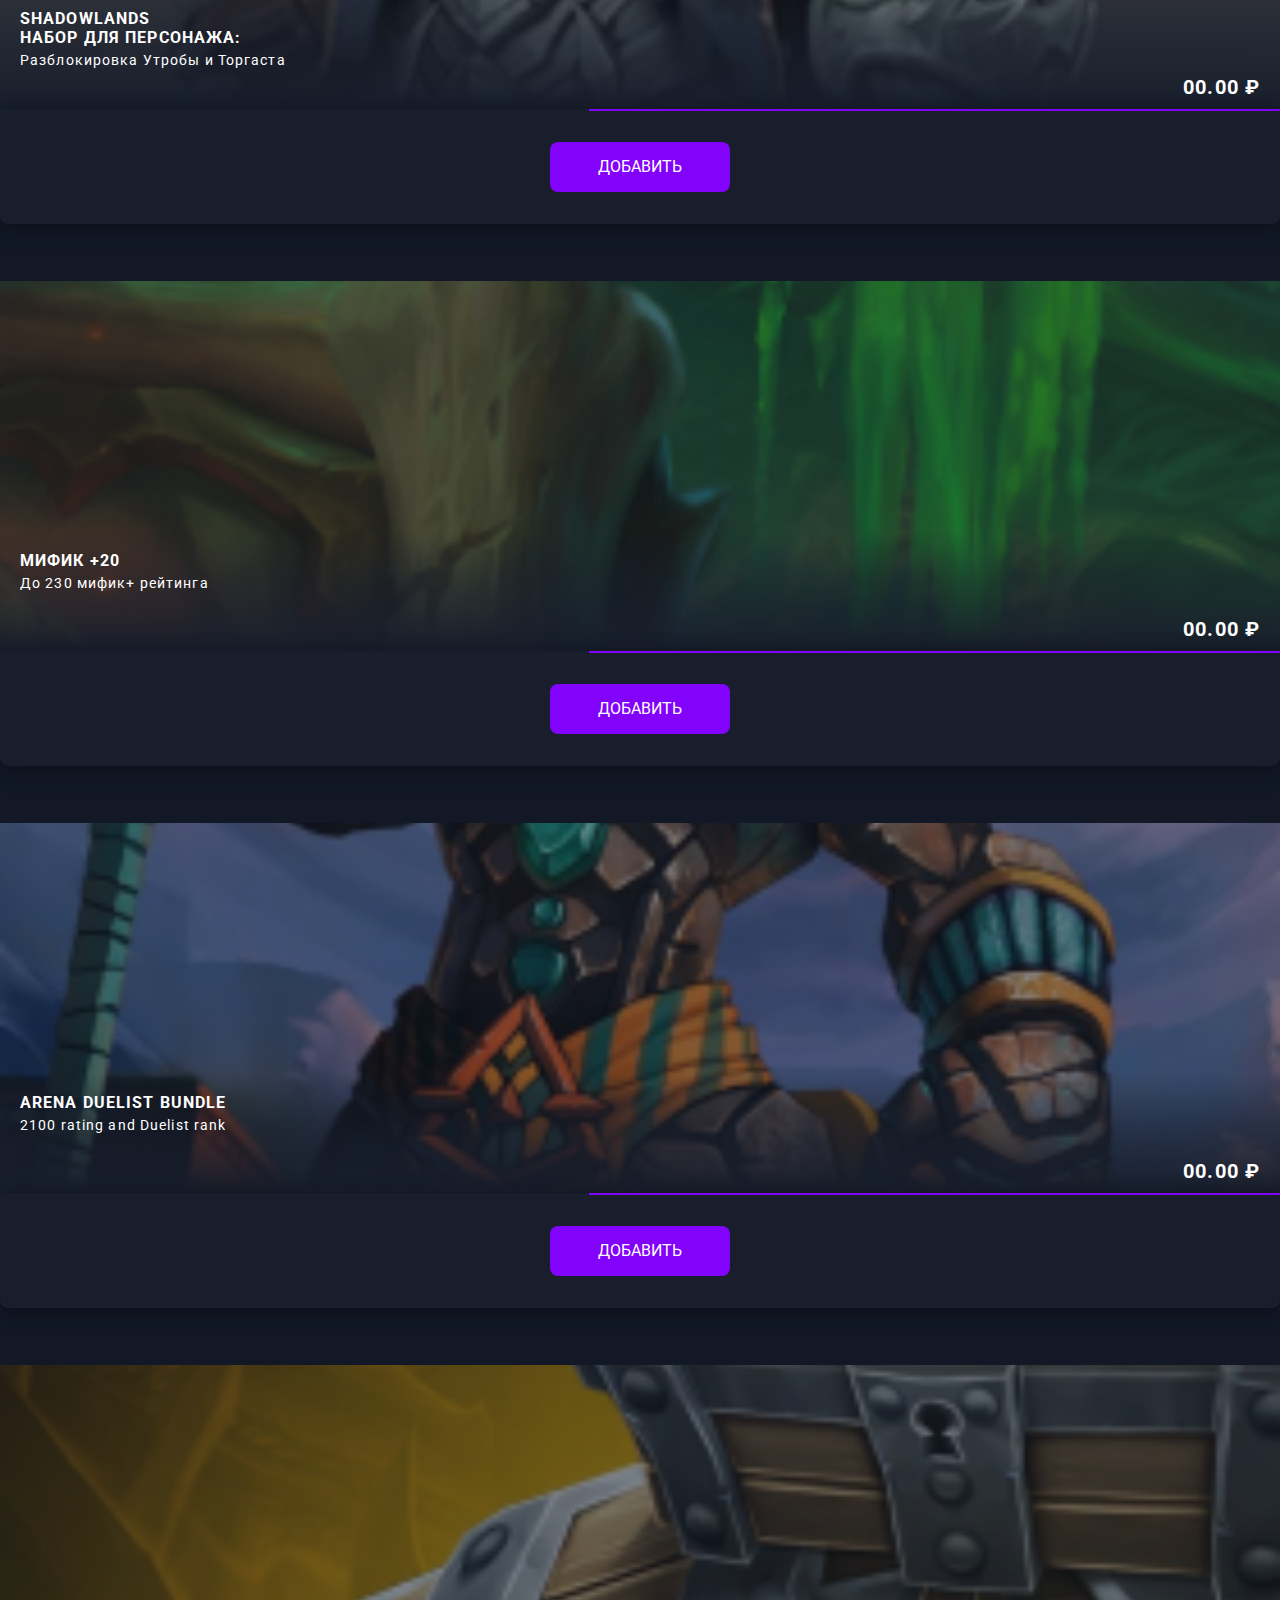
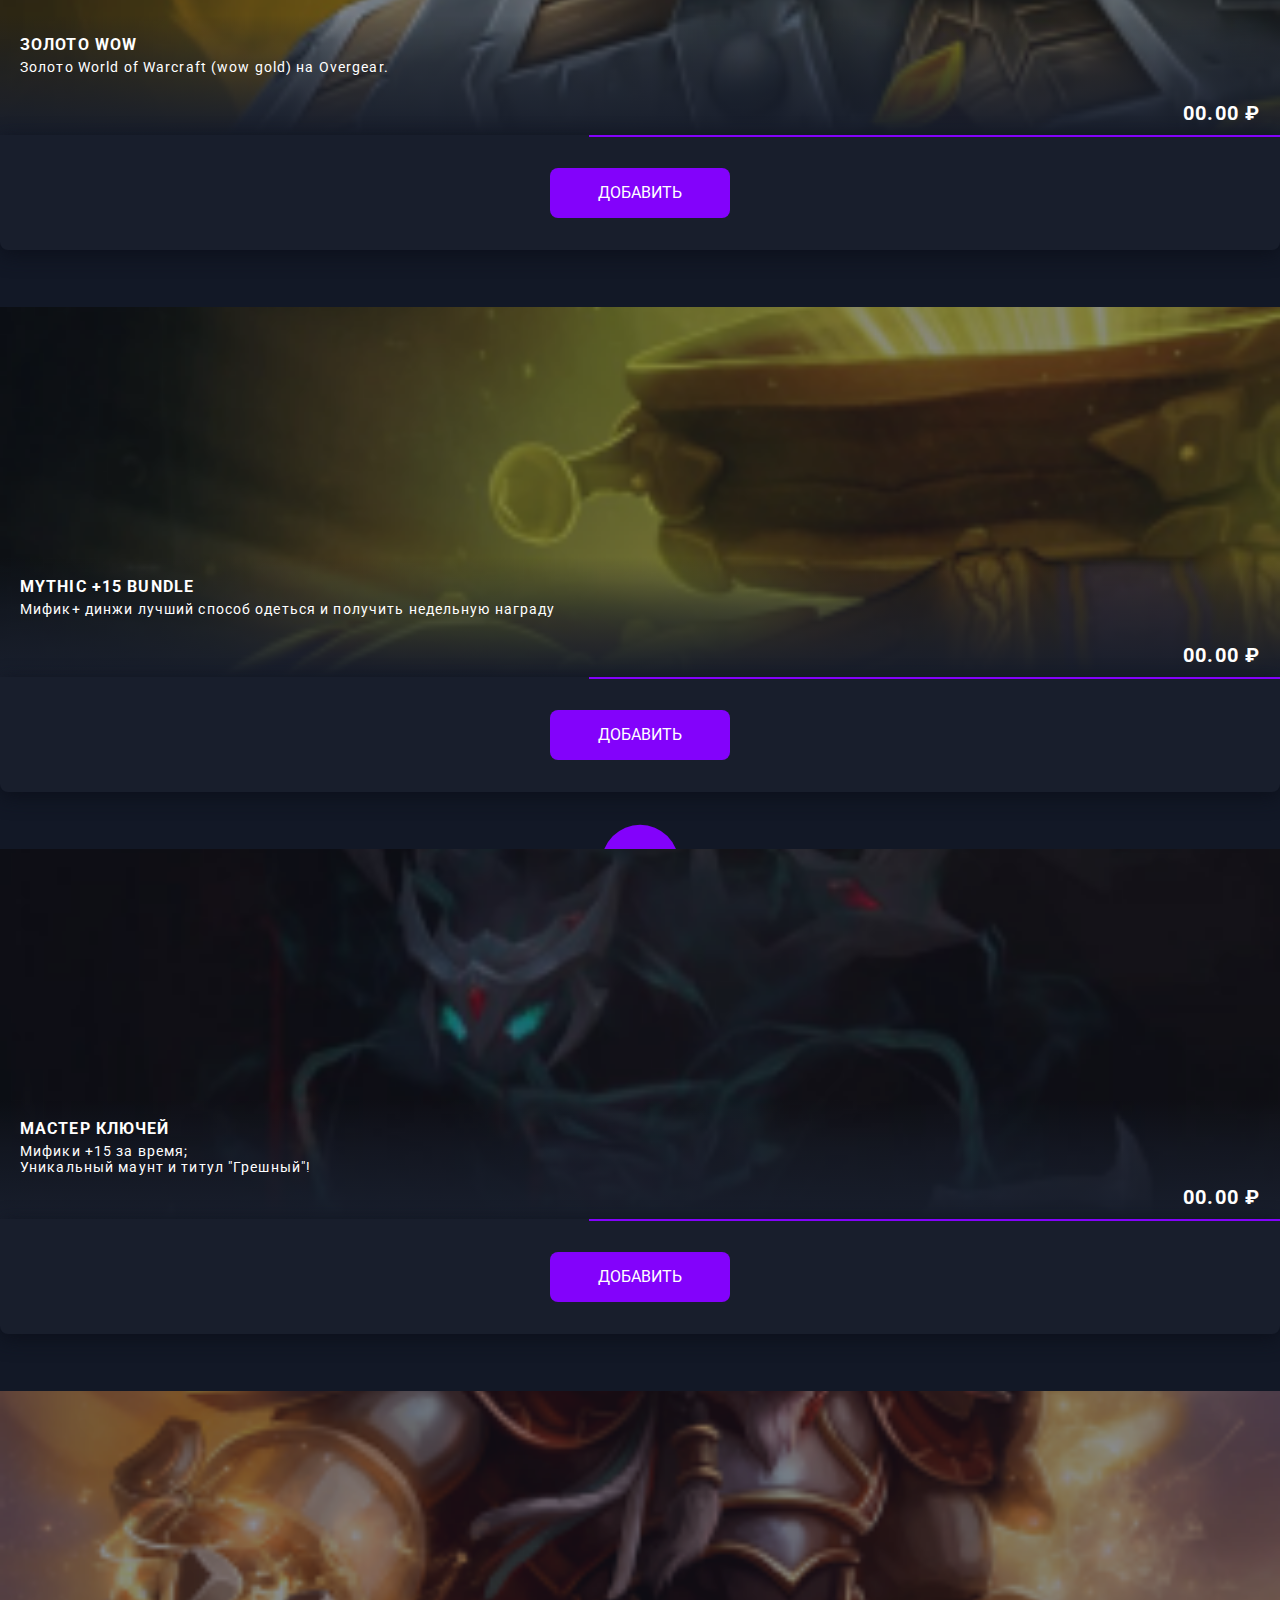
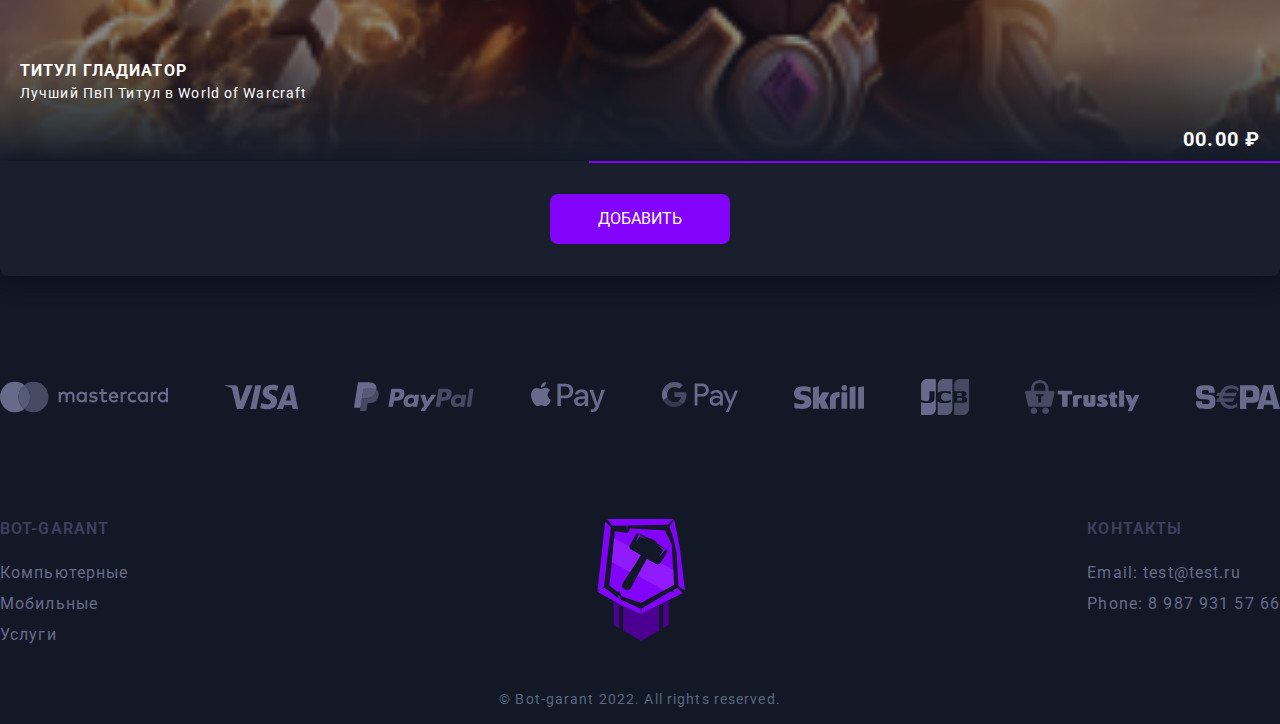
<file: catalog.html>
<!DOCTYPE html>
<html lang="en">
<head>
    <meta charset="UTF-8">
    <meta http-equiv="X-UA-Compatible" content="IE=edge">
    <meta name="viewport" content="width=device-width, initial-scale=1.0">
    <title>Catalog | Bot-garant</title>
    <link rel="shortcut icon" href="img/favicon.ico" type="image/x-icon">
    
    <link href="https://fonts.googleapis.com/css2?family=Inter&family=Roboto:wght@300;400;500;700;900&display=swap" rel="stylesheet">
    <link href="https://cdn.jsdelivr.net/npm/bootstrap@5.0.2/dist/css/bootstrap.min.css" rel="stylesheet" integrity="sha384-EVSTQN3/azprG1Anm3QDgpJLIm9Nao0Yz1ztcQTwFspd3yD65VohhpuuCOmLASjC" crossorigin="anonymous">
    
    <link rel="stylesheet" href="owlcarousel/owl.carousel.min.css">
    <link rel="stylesheet" href="owlcarousel/owl.theme.default.min.css">

    <link href="css/main.css" rel="stylesheet">
</head>
<body>
    <header class="header">
        <div class="container">
            <div class="row">
                <div class="col-lg-3 col-6">
                    <a href="#" class="logo">
                        <img src="img/logo.svg" alt="logo" class="icon">
                        <span>bot-garant</span>
                    </a>
                </div>
                <div class="col-lg-4 menu-dn">
                    <ul class="menu">
                        <li><a href="#">Компьютерные</a></li>
                        <li><a href="#">Мобильные</a></li>
                        <li><a href="#">Услуги</a></li>
                    </ul>
                </div>
                <div class="offset-lg-3 col-lg-1 col-4">
                    <a href="#" class="cart">
                        <svg width="24" height="23" viewBox="0 0 24 23" fill="none" xmlns="http://www.w3.org/2000/svg">
                            <path d="M1.36866 0.00380446H1.38672C2.35091 -0.0286965 3.36205 0.177143 4.15291 0.726047C4.8282 1.1955 5.33738 1.90691 5.51794 2.92528L5.81406 4.58282L22.9168 6.15731C23.0612 6.17176 23.1696 6.29815 23.1551 6.4426C23.1551 6.45704 23.1515 6.46788 23.1479 6.48232L21.3387 13.7842C21.2123 14.2898 20.9487 14.7087 20.5659 15.0012C20.2011 15.2828 19.7317 15.4454 19.1828 15.4454H7.74606L8.28052 18.4499C8.3383 18.7821 8.61637 18.9952 9.03165 19.1252C9.51556 19.2768 10.1728 19.3238 10.9167 19.3238H18.298H21.4001C21.5445 19.3238 21.6637 19.443 21.6637 19.5874C21.6637 19.7319 21.5445 19.851 21.4001 19.851H19.5728C19.8978 20.1797 20.1 20.6274 20.1 21.1258C20.1 21.6241 19.8978 22.0719 19.5728 22.4005C19.2478 22.7256 18.7964 22.9278 18.298 22.9278C17.7997 22.9278 17.3483 22.7256 17.0233 22.4005C16.6983 22.0719 16.496 21.6241 16.496 21.1258C16.496 20.6311 16.6983 20.1797 17.0233 19.851H12.1915C12.5165 20.1797 12.7187 20.6274 12.7187 21.1258C12.7187 21.6241 12.5165 22.0719 12.1915 22.4005C11.8665 22.7256 11.4151 22.9278 10.9167 22.9278C10.4184 22.9278 9.96696 22.7256 9.64195 22.4005C9.31694 22.0719 9.11471 21.6241 9.11471 21.1258C9.11471 20.6274 9.31694 20.1797 9.64195 19.851C9.66001 19.833 9.68167 19.8113 9.70334 19.7933C9.4 19.7571 9.11832 19.7066 8.87276 19.6271C8.26608 19.4357 7.85801 19.0999 7.7569 18.5402L4.99432 3.01195C4.84265 2.14887 4.41291 1.5494 3.84595 1.15578C3.45233 0.881329 2.99009 0.70438 2.50619 0.610488C2.65064 0.827161 2.7337 1.08717 2.7337 1.36523C2.7337 1.74441 2.58203 2.08386 2.33285 2.33304C2.08368 2.58221 1.74423 2.73388 1.36505 2.73388C0.985871 2.73388 0.646417 2.58221 0.397244 2.33304C0.14807 2.08386 -0.00360107 1.74441 -0.00360107 1.36523C-0.00360107 0.986054 0.14807 0.6466 0.397244 0.397427C0.646417 0.148253 0.985871 -0.00341797 1.36505 -0.00341797L1.36866 0.00380446ZM18.6519 7.51152H18.038V8.12542H18.6519V7.51152ZM18.6519 13.0511H18.038V13.665H18.6519V13.0511ZM18.6519 11.668H18.038V12.2819H18.6519V11.668ZM18.6519 10.2849H18.038V10.8988H18.6519V10.2849ZM18.6519 8.90183H18.038V9.51574H18.6519V8.90183ZM16.5285 7.51874H15.9146V8.13265H16.5285V7.51874ZM16.5285 13.0583H15.9146V13.6722H16.5285V13.0583ZM16.5285 11.6752H15.9146V12.2892H16.5285V11.6752ZM16.5285 10.2922H15.9146V10.9061H16.5285V10.2922ZM16.5285 8.90906H15.9146V9.52296H16.5285V8.90906ZM14.4051 7.52596H13.7912V8.13987H14.4051V7.52596ZM14.4051 13.0656H13.7912V13.6795H14.4051V13.0656ZM14.4051 11.6825H13.7912V12.2964H14.4051V11.6825ZM14.4051 10.2994H13.7912V10.9133H14.4051V10.2994ZM14.4051 8.91628H13.7912V9.53018H14.4051V8.91628ZM12.2817 7.53318H11.6678V8.14709H12.2817V7.53318ZM12.2817 13.0728H11.6678V13.6867H12.2817V13.0728ZM12.2817 11.6897H11.6678V12.3036H12.2817V11.6897ZM12.2817 10.3066H11.6678V10.9205H12.2817V10.3066ZM12.2817 8.9235H11.6678V9.53741H12.2817V8.9235ZM10.1584 7.54041H9.54445V8.15431H10.1584V7.54041ZM10.1584 13.08H9.54445V13.6939H10.1584V13.08ZM10.1584 11.6969H9.54445V12.3108H10.1584V11.6969ZM10.1584 10.3138H9.54445V10.9277H10.1584V10.3138ZM10.1584 8.93072H9.54445V9.54463H10.1584V8.93072ZM5.91157 5.15701L7.65578 14.9542H19.1864C19.6125 14.9542 19.9736 14.8314 20.2517 14.622C20.537 14.4017 20.7356 14.0839 20.8331 13.6975L22.5665 6.69177L5.91157 5.15701ZM19.2044 20.2627C18.9733 20.0316 18.6555 19.8908 18.3052 19.8908C17.955 19.8908 17.6336 20.0316 17.4061 20.2627C17.1749 20.4938 17.0341 20.8116 17.0341 21.1619C17.0341 21.5158 17.1749 21.8336 17.4061 22.0611C17.6372 22.2922 17.955 22.433 18.3052 22.433C18.6555 22.433 18.9769 22.2922 19.2044 22.0611C19.4356 21.83 19.5764 21.5122 19.5764 21.1619C19.5764 20.808 19.4356 20.4902 19.2044 20.2627ZM11.8231 20.2627C11.592 20.0316 11.2742 19.8908 10.9239 19.8908C10.5736 19.8908 10.2522 20.0316 10.0247 20.2627C9.79362 20.4938 9.65278 20.8116 9.65278 21.1619C9.65278 21.5158 9.79362 21.8336 10.0247 22.0611C10.2559 22.2922 10.5736 22.433 10.9239 22.433C11.2742 22.433 11.5956 22.2922 11.8231 22.0611C12.0542 21.83 12.1951 21.5122 12.1951 21.1619C12.1951 20.808 12.0542 20.4902 11.8231 20.2627ZM1.96451 0.812716C1.81284 0.661045 1.60339 0.567154 1.37227 0.567154C1.14115 0.567154 0.931703 0.661045 0.780032 0.812716C0.628361 0.964387 0.53447 1.17384 0.53447 1.40496C0.53447 1.63607 0.628361 1.84552 0.780032 1.99719C0.931703 2.14887 1.14115 2.24276 1.37227 2.24276C1.60339 2.24276 1.81284 2.14887 1.96451 1.99719C2.11618 1.84552 2.21007 1.63607 2.21007 1.40496C2.21007 1.17384 2.11618 0.964387 1.96451 0.812716Z" fill="#8302FB"/>
                        </svg>
                        <div class="count">3</div>
                    </a>
                </div>
                <div class="col-2">
                    <div class="burger">
                        <img src="img/burger.svg" alt="burger">
                    </div>
                </div>
            </div>
        </div>
    </header>
    <section class="catalog">
        <div class="container">
            <div class="row">
                <div class="col-12">
                    <div class="title">World of Warcraft предложения</div>
                </div>
                <div class="col-xl-3 col-lg-4 col-md-6">
                    <div class="item">
                        <div class="top">
                            <img src="img/1.png" alt="ava">
                            <div class="info">
                                <div class="head">Золото WoW</div>
                                <p class="text">Золото World of Warcraft (wow gold) на Overgear.</p>
                                <div class="price">00.00 ₽</div>
                            </div>
                        </div>
                        <div class="bottom">
                            <div class="line"></div>
                            <button class="btn-add">Добавить</button>
                            <div class="select-count">
                                <div class="left">
                                    <div class="count">1</div>
                                    <span>x</span>
                                    <div class="price">
                                        <span class="value">00.00</span> 
                                        <span>₽</span></div>
                                </div>
                                <div class="right">
                                    <button class="minus">
                                        <svg width="20" height="3" viewBox="0 0 20 3" fill="none" xmlns="http://www.w3.org/2000/svg">
                                            <path d="M0 3V0H20V3H0Z" fill="#8302FB"/>
                                        </svg>                                            
                                    </button>
                                    <button class="plus">
                                        <svg width="20" height="20" viewBox="0 0 20 20" fill="none" xmlns="http://www.w3.org/2000/svg">
                                            <path d="M11.4286 11.4286V20H8.57143V11.4286H0V8.57143H8.57143V0H11.4286V8.57143H20V11.4286H11.4286Z" fill="#8302FB"/>
                                        </svg>
                                    </button>
                                </div>
                            </div>
                        </div>
                    </div>
                </div>
                <div class="col-xl-3 col-lg-4 col-md-6">
                    <div class="item">
                        <div class="top">
                            <img src="img/2.png" alt="ava">
                            <div class="info">
                                <div class="head">Mythic +15 Bundle</div>
                                <p class="text">Мифик+ динжи лучший способ одеться и получить недельную награду</p>
                                <div class="price">00.00 ₽</div>
                            </div>
                        </div>
                        <div class="bottom">
                            <div class="line"></div>
                            <button class="btn-add">Добавить</button>
                            <div class="select-count">
                                <div class="left">
                                    <div class="count">1</div>
                                    <span>x</span>
                                    <div class="price">
                                        <span class="value">00.00</span> 
                                        <span>₽</span></div>
                                </div>
                                <div class="right">
                                    <button class="minus">
                                        <svg width="20" height="3" viewBox="0 0 20 3" fill="none" xmlns="http://www.w3.org/2000/svg">
                                            <path d="M0 3V0H20V3H0Z" fill="#8302FB"/>
                                        </svg>                                            
                                    </button>
                                    <button class="plus">
                                        <svg width="20" height="20" viewBox="0 0 20 20" fill="none" xmlns="http://www.w3.org/2000/svg">
                                            <path d="M11.4286 11.4286V20H8.57143V11.4286H0V8.57143H8.57143V0H11.4286V8.57143H20V11.4286H11.4286Z" fill="#8302FB"/>
                                        </svg>
                                    </button>
                                </div>
                            </div>
                        </div>
                    </div>
                </div>
                <div class="col-xl-3 col-lg-4 col-md-6">
                    <div class="item">
                        <div class="top">
                            <img src="img/3.png" alt="ava">
                            <div class="info">
                                <div class="head">Мастер ключей</div>
                                <p class="text">Мифики +15 за время; <br>Уникальный маунт и титул "Грешный"!</p>
                                <div class="price">00.00 ₽</div>
                            </div>
                        </div>
                        <div class="bottom">
                            <div class="line"></div>
                            <button class="btn-add">Добавить</button>
                            <div class="select-count">
                                <div class="left">
                                    <div class="count">1</div>
                                    <span>x</span>
                                    <div class="price">
                                        <span class="value">00.00</span> 
                                        <span>₽</span></div>
                                </div>
                                <div class="right">
                                    <button class="minus">
                                        <svg width="20" height="3" viewBox="0 0 20 3" fill="none" xmlns="http://www.w3.org/2000/svg">
                                            <path d="M0 3V0H20V3H0Z" fill="#8302FB"/>
                                        </svg>                                            
                                    </button>
                                    <button class="plus">
                                        <svg width="20" height="20" viewBox="0 0 20 20" fill="none" xmlns="http://www.w3.org/2000/svg">
                                            <path d="M11.4286 11.4286V20H8.57143V11.4286H0V8.57143H8.57143V0H11.4286V8.57143H20V11.4286H11.4286Z" fill="#8302FB"/>
                                        </svg>
                                    </button>
                                </div>
                            </div>
                        </div>
                    </div>
                </div>
                <div class="col-xl-3 col-lg-4 col-md-6">
                    <div class="item">
                        <div class="top">
                            <img src="img/4.png" alt="ava">
                            <div class="info">
                                <div class="head">Титул Гладиатор</div>
                                <p class="text">Лучший ПвП Титул в World of Warcraft</p>
                                <div class="price">00.00 ₽</div>
                            </div>
                        </div>
                        <div class="bottom">
                            <div class="line"></div>
                            <button class="btn-add">Добавить</button>
                            <div class="select-count">
                                <div class="left">
                                    <div class="count">1</div>
                                    <span>x</span>
                                    <div class="price">
                                        <span class="value">00.00</span> 
                                        <span>₽</span></div>
                                </div>
                                <div class="right">
                                    <button class="minus">
                                        <svg width="20" height="3" viewBox="0 0 20 3" fill="none" xmlns="http://www.w3.org/2000/svg">
                                            <path d="M0 3V0H20V3H0Z" fill="#8302FB"/>
                                        </svg>                                            
                                    </button>
                                    <button class="plus">
                                        <svg width="20" height="20" viewBox="0 0 20 20" fill="none" xmlns="http://www.w3.org/2000/svg">
                                            <path d="M11.4286 11.4286V20H8.57143V11.4286H0V8.57143H8.57143V0H11.4286V8.57143H20V11.4286H11.4286Z" fill="#8302FB"/>
                                        </svg>
                                    </button>
                                </div>
                            </div>
                        </div>
                    </div>
                </div>
                <div class="col-xl-3 col-lg-4 col-md-6">
                    <div class="item">
                        <div class="top">
                            <img src="img/5.png" alt="ava">
                            <div class="info">
                                <div class="head">Гробница предвечных, </div>
                                <p class="text">Доступен предзаказ!</p>
                                <div class="price">00.00 ₽</div>
                            </div>
                        </div>
                        <div class="bottom">
                            <div class="line"></div>
                            <button class="btn-add">Добавить</button>
                            <div class="select-count">
                                <div class="left">
                                    <div class="count">1</div>
                                    <span>x</span>
                                    <div class="price">
                                        <span class="value">00.00</span> 
                                        <span>₽</span></div>
                                </div>
                                <div class="right">
                                    <button class="minus">
                                        <svg width="20" height="3" viewBox="0 0 20 3" fill="none" xmlns="http://www.w3.org/2000/svg">
                                            <path d="M0 3V0H20V3H0Z" fill="#8302FB"/>
                                        </svg>                                            
                                    </button>
                                    <button class="plus">
                                        <svg width="20" height="20" viewBox="0 0 20 20" fill="none" xmlns="http://www.w3.org/2000/svg">
                                            <path d="M11.4286 11.4286V20H8.57143V11.4286H0V8.57143H8.57143V0H11.4286V8.57143H20V11.4286H11.4286Z" fill="#8302FB"/>
                                        </svg>
                                    </button>
                                </div>
                            </div>
                        </div>
                    </div>
                </div>
                <div class="col-xl-3 col-lg-4 col-md-6">
                    <div class="item">
                        <div class="top">
                            <img src="img/6.png" alt="ava">
                            <div class="info">
                                <div class="head">Shadowlands <br>Набор для персонажа:</div>
                                <p class="text">Разблокировка Утробы и Торгаста</p>
                                <div class="price">00.00 ₽</div>
                            </div>
                        </div>
                        <div class="bottom">
                            <div class="line"></div>
                            <button class="btn-add">Добавить</button>
                            <div class="select-count">
                                <div class="left">
                                    <div class="count">1</div>
                                    <span>x</span>
                                    <div class="price">
                                        <span class="value">00.00</span> 
                                        <span>₽</span></div>
                                </div>
                                <div class="right">
                                    <button class="minus">
                                        <svg width="20" height="3" viewBox="0 0 20 3" fill="none" xmlns="http://www.w3.org/2000/svg">
                                            <path d="M0 3V0H20V3H0Z" fill="#8302FB"/>
                                        </svg>                                            
                                    </button>
                                    <button class="plus">
                                        <svg width="20" height="20" viewBox="0 0 20 20" fill="none" xmlns="http://www.w3.org/2000/svg">
                                            <path d="M11.4286 11.4286V20H8.57143V11.4286H0V8.57143H8.57143V0H11.4286V8.57143H20V11.4286H11.4286Z" fill="#8302FB"/>
                                        </svg>
                                    </button>
                                </div>
                            </div>
                        </div>
                    </div>
                </div>
                <div class="col-xl-3 col-lg-4 col-md-6">
                    <div class="item">
                        <div class="top">
                            <img src="img/7.png" alt="ava">
                            <div class="info">
                                <div class="head">Мифик +20</div>
                                <p class="text">До 230 мифик+ рейтинга</p>
                                <div class="price">00.00 ₽</div>
                            </div>
                        </div>
                        <div class="bottom">
                            <div class="line"></div>
                            <button class="btn-add">Добавить</button>
                            <div class="select-count">
                                <div class="left">
                                    <div class="count">1</div>
                                    <span>x</span>
                                    <div class="price">
                                        <span class="value">00.00</span> 
                                        <span>₽</span></div>
                                </div>
                                <div class="right">
                                    <button class="minus">
                                        <svg width="20" height="3" viewBox="0 0 20 3" fill="none" xmlns="http://www.w3.org/2000/svg">
                                            <path d="M0 3V0H20V3H0Z" fill="#8302FB"/>
                                        </svg>                                            
                                    </button>
                                    <button class="plus">
                                        <svg width="20" height="20" viewBox="0 0 20 20" fill="none" xmlns="http://www.w3.org/2000/svg">
                                            <path d="M11.4286 11.4286V20H8.57143V11.4286H0V8.57143H8.57143V0H11.4286V8.57143H20V11.4286H11.4286Z" fill="#8302FB"/>
                                        </svg>
                                    </button>
                                </div>
                            </div>
                        </div>
                    </div>
                </div>
                <div class="col-xl-3 col-lg-4 col-md-6">
                    <div class="item">
                        <div class="top">
                            <img src="img/8.png" alt="ava">
                            <div class="info">
                                <div class="head">Arena Duelist Bundle</div>
                                <p class="text">2100 rating and Duelist rank</p>
                                <div class="price">00.00 ₽</div>
                            </div>
                        </div>
                        <div class="bottom">
                            <div class="line"></div>
                            <button class="btn-add">Добавить</button>
                            <div class="select-count">
                                <div class="left">
                                    <div class="count">1</div>
                                    <span>x</span>
                                    <div class="price">
                                        <span class="value">00.00</span> 
                                        <span>₽</span></div>
                                </div>
                                <div class="right">
                                    <button class="minus">
                                        <svg width="20" height="3" viewBox="0 0 20 3" fill="none" xmlns="http://www.w3.org/2000/svg">
                                            <path d="M0 3V0H20V3H0Z" fill="#8302FB"/>
                                        </svg>                                            
                                    </button>
                                    <button class="plus">
                                        <svg width="20" height="20" viewBox="0 0 20 20" fill="none" xmlns="http://www.w3.org/2000/svg">
                                            <path d="M11.4286 11.4286V20H8.57143V11.4286H0V8.57143H8.57143V0H11.4286V8.57143H20V11.4286H11.4286Z" fill="#8302FB"/>
                                        </svg>
                                    </button>
                                </div>
                            </div>
                        </div>
                    </div>
                </div>
                <div class="col-xl-3 col-lg-4 col-md-6">
                    <div class="item">
                        <div class="top">
                            <img src="img/1.png" alt="ava">
                            <div class="info">
                                <div class="head">Золото WoW</div>
                                <p class="text">Золото World of Warcraft (wow gold) на Overgear.</p>
                                <div class="price">00.00 ₽</div>
                            </div>
                        </div>
                        <div class="bottom">
                            <div class="line"></div>
                            <button class="btn-add">Добавить</button>
                            <div class="select-count">
                                <div class="left">
                                    <div class="count">1</div>
                                    <span>x</span>
                                    <div class="price">
                                        <span class="value">00.00</span> 
                                        <span>₽</span></div>
                                </div>
                                <div class="right">
                                    <button class="minus">
                                        <svg width="20" height="3" viewBox="0 0 20 3" fill="none" xmlns="http://www.w3.org/2000/svg">
                                            <path d="M0 3V0H20V3H0Z" fill="#8302FB"/>
                                        </svg>                                            
                                    </button>
                                    <button class="plus">
                                        <svg width="20" height="20" viewBox="0 0 20 20" fill="none" xmlns="http://www.w3.org/2000/svg">
                                            <path d="M11.4286 11.4286V20H8.57143V11.4286H0V8.57143H8.57143V0H11.4286V8.57143H20V11.4286H11.4286Z" fill="#8302FB"/>
                                        </svg>
                                    </button>
                                </div>
                            </div>
                        </div>
                    </div>
                </div>
                <div class="col-xl-3 col-lg-4 col-md-6">
                    <div class="item">
                        <div class="top">
                            <img src="img/2.png" alt="ava">
                            <div class="info">
                                <div class="head">Mythic +15 Bundle</div>
                                <p class="text">Мифик+ динжи лучший способ одеться и получить недельную награду</p>
                                <div class="price">00.00 ₽</div>
                            </div>
                        </div>
                        <div class="bottom">
                            <div class="line"></div>
                            <button class="btn-add">Добавить</button>
                            <div class="select-count">
                                <div class="left">
                                    <div class="count">1</div>
                                    <span>x</span>
                                    <div class="price">
                                        <span class="value">00.00</span> 
                                        <span>₽</span></div>
                                </div>
                                <div class="right">
                                    <button class="minus">
                                        <svg width="20" height="3" viewBox="0 0 20 3" fill="none" xmlns="http://www.w3.org/2000/svg">
                                            <path d="M0 3V0H20V3H0Z" fill="#8302FB"/>
                                        </svg>                                            
                                    </button>
                                    <button class="plus">
                                        <svg width="20" height="20" viewBox="0 0 20 20" fill="none" xmlns="http://www.w3.org/2000/svg">
                                            <path d="M11.4286 11.4286V20H8.57143V11.4286H0V8.57143H8.57143V0H11.4286V8.57143H20V11.4286H11.4286Z" fill="#8302FB"/>
                                        </svg>
                                    </button>
                                </div>
                            </div>
                        </div>
                    </div>
                </div>
                <div class="col-xl-3 col-lg-4 col-md-6">
                    <div class="item">
                        <div class="top">
                            <img src="img/3.png" alt="ava">
                            <div class="info">
                                <div class="head">Мастер ключей</div>
                                <p class="text">Мифики +15 за время; <br>Уникальный маунт и титул "Грешный"!</p>
                                <div class="price">00.00 ₽</div>
                            </div>
                        </div>
                        <div class="bottom">
                            <div class="line"></div>
                            <button class="btn-add">Добавить</button>
                            <div class="select-count">
                                <div class="left">
                                    <div class="count">1</div>
                                    <span>x</span>
                                    <div class="price">
                                        <span class="value">00.00</span> 
                                        <span>₽</span></div>
                                </div>
                                <div class="right">
                                    <button class="minus">
                                        <svg width="20" height="3" viewBox="0 0 20 3" fill="none" xmlns="http://www.w3.org/2000/svg">
                                            <path d="M0 3V0H20V3H0Z" fill="#8302FB"/>
                                        </svg>                                            
                                    </button>
                                    <button class="plus">
                                        <svg width="20" height="20" viewBox="0 0 20 20" fill="none" xmlns="http://www.w3.org/2000/svg">
                                            <path d="M11.4286 11.4286V20H8.57143V11.4286H0V8.57143H8.57143V0H11.4286V8.57143H20V11.4286H11.4286Z" fill="#8302FB"/>
                                        </svg>
                                    </button>
                                </div>
                            </div>
                        </div>
                    </div>
                </div>
                <div class="col-xl-3 col-lg-4 col-md-6">
                    <div class="item">
                        <div class="top">
                            <img src="img/4.png" alt="ava">
                            <div class="info">
                                <div class="head">Титул Гладиатор</div>
                                <p class="text">Лучший ПвП Титул в World of Warcraft</p>
                                <div class="price">00.00 ₽</div>
                            </div>
                        </div>
                        <div class="bottom">
                            <div class="line"></div>
                            <button class="btn-add">Добавить</button>
                            <div class="select-count">
                                <div class="left">
                                    <div class="count">1</div>
                                    <span>x</span>
                                    <div class="price">
                                        <span class="value">00.00</span> 
                                        <span>₽</span></div>
                                </div>
                                <div class="right">
                                    <button class="minus">
                                        <svg width="20" height="3" viewBox="0 0 20 3" fill="none" xmlns="http://www.w3.org/2000/svg">
                                            <path d="M0 3V0H20V3H0Z" fill="#8302FB"/>
                                        </svg>                                            
                                    </button>
                                    <button class="plus">
                                        <svg width="20" height="20" viewBox="0 0 20 20" fill="none" xmlns="http://www.w3.org/2000/svg">
                                            <path d="M11.4286 11.4286V20H8.57143V11.4286H0V8.57143H8.57143V0H11.4286V8.57143H20V11.4286H11.4286Z" fill="#8302FB"/>
                                        </svg>
                                    </button>
                                </div>
                            </div>
                        </div>
                    </div>
                </div>
            </div>
        </div>
    </section>
    <section class="partners">
        <div class="container">
            <div class="row">
                <div class="col-12">
                    <div class="wrapper">
                        <div class="item">
                            <img src="img/p1.svg" alt="partner">
                        </div>
                        <div class="item">
                            <img src="img/p2.svg" alt="partner">
                        </div>
                        <div class="item">
                            <img src="img/p3.svg" alt="partner">
                        </div>
                        <div class="item">
                            <img src="img/p4.svg" alt="partner">
                        </div>
                        <div class="item">
                            <img src="img/p5.svg" alt="partner">
                        </div>
                        <div class="item">
                            <img src="img/p6.svg" alt="partner">
                        </div>
                        <div class="item">
                            <img src="img/p7.svg" alt="partner">
                        </div>
                        <div class="item">
                            <img src="img/p8.svg" alt="partner">
                        </div>
                        <div class="item">
                            <img src="img/p9.svg" alt="partner">
                        </div>
                    </div>
                </div>
            </div>
        </div>
    </section>
    <footer class="footer">
        <div class="container">
            <div class="row">
                <div class="col-lg-8 mx-auto">
                    <div class="wrapper">
                        <div class="left">
                            <div class="title">Bot-garant</div>
                            <ul>
                                <li>
                                    <a href="#">Компьютерные</a>
                                </li>
                            </ul>
                            <ul>
                                <li>
                                    <a href="#">Мобильные</a>
                                </li>
                            </ul>
                            <ul>
                                <li>
                                    <a href="#">Услуги</a>
                                </li>
                            </ul>
                        </div>
                        <div class="center">
                            <img src="img/logo.svg" alt="logo">
                        </div>
                        <div class="right">
                            <div class="title">Контакты</div>
                            <ul>
                                <li>
                                    <span>Email:</span>
                                    <a href="mailto:test@test.ru">test@test.ru</a>
                                </li>
                                <li>
                                    <span>Phone:</span>
                                    <a href="tel:8 987 931 57 66">8 987 931 57 66</a>
                                </li>
                            </ul>
                        </div>
                    </div>
                    <div class="credits">© Bot-garant 2022. All rights reserved.</div>
                </div>
            </div>
        </div>
    </footer>

    <!-- Мобильное меню -->

    <div class="mobile-menu">
        <div class="container">
            <div class="row">
                <div class="col-12">
                    <img src="img/mobile-menu-logo.svg" alt="logo">
                    <img src="img/close.svg" alt="close" class="close">
                    <ul>
                        <li>
                            <a href="#">Компьютерные</a>
                        </li>
                        <li>
                            <a href="#">Мобильные</a>
                        </li>
                        <li>
                            <a href="#">Услуги</a>
                        </li>
                    </ul>
                </div>
            </div>
        </div>
    </div>
    
    <script src="https://code.jquery.com/jquery-3.6.0.min.js" integrity="sha256-/xUj+3OJU5yExlq6GSYGSHk7tPXikynS7ogEvDej/m4=" crossorigin="anonymous"></script>    
    
    <script src="owlcarousel/owl.carousel.min.js"></script>
    
    <script src="https://cdn.jsdelivr.net/npm/@popperjs/core@2.9.2/dist/umd/popper.min.js" integrity="sha384-IQsoLXl5PILFhosVNubq5LC7Qb9DXgDA9i+tQ8Zj3iwWAwPtgFTxbJ8NT4GN1R8p" crossorigin="anonymous"></script>
    <script src="https://cdn.jsdelivr.net/npm/bootstrap@5.0.2/dist/js/bootstrap.min.js" integrity="sha384-cVKIPhGWiC2Al4u+LWgxfKTRIcfu0JTxR+EQDz/bgldoEyl4H0zUF0QKbrJ0EcQF" crossorigin="anonymous"></script>
    
    <script src="js/main.js"></script>
</body>
</html>
</file>
<file: css/main.css>
@charset "UTF-8";
/*Обнуление*/
* {
  padding: 0;
  margin: 0;
  border: 0;
}

*, *:before, *:after {
  -webkit-box-sizing: border-box;
  box-sizing: border-box;
}

:focus, :active {
  outline: none;
}

a:focus, a:active {
  outline: none;
}

nav, footer, header, aside {
  display: block;
}

html, body {
  height: 100%;
  width: 100%;
  font-size: 100%;
  line-height: 1;
  font-size: 14px;
  -ms-text-size-adjust: 100%;
  -moz-text-size-adjust: 100%;
  -webkit-text-size-adjust: 100%;
}

input, button, textarea {
  font-family: inherit;
}

input::-ms-clear {
  display: none;
}

button {
  background: none;
  border: none;
  cursor: pointer;
}

button::-moz-focus-inner {
  padding: 0;
  border: 0;
}

a, a:visited {
  text-decoration: none;
}

a:hover {
  text-decoration: none;
}

ul li {
  list-style: none;
}

img {
  vertical-align: top;
}

h1, h2, h3, h4, h5, h6 {
  font-size: inherit;
  font-weight: inherit;
}

input, button {
  outline: none;
  -webkit-box-shadow: none;
          box-shadow: none;
}

.btn:focus {
  -webkit-box-shadow: none;
          box-shadow: none;
}

ul {
  margin: 0;
  padding: 0;
}

p {
  margin: 0;
}

/*--------------------*/
body {
  font-family: 'Roboto', sans-serif;
  font-size: 14px;
  line-height: 16px;
  font-weight: 400;
  color: #fff;
  background: #121826;
  letter-spacing: 0.08em;
}

.main .actions .main-btn, .catalog .item .bottom .btn-add, .basket .actions .btn, .main .actions .second-btn {
  display: -webkit-box;
  display: -ms-flexbox;
  display: flex;
  -webkit-box-align: center;
      -ms-flex-align: center;
          align-items: center;
  -webkit-box-pack: center;
      -ms-flex-pack: center;
          justify-content: center;
  width: 180px;
  height: 50px;
  border-radius: 8px;
  color: #fff;
  font-size: 16px;
  -webkit-transition: all .3s ease;
  transition: all .3s ease;
}

.main .actions .main-btn, .catalog .item .bottom .btn-add, .basket .actions .btn {
  background: #8302FB;
}

.main .actions .second-btn {
  background: #181E2C;
}

.header .row {
  padding: 10px 0 5px 0;
  -webkit-box-align: center;
      -ms-flex-align: center;
          align-items: center;
}

.header .logo {
  display: -webkit-box;
  display: -ms-flexbox;
  display: flex;
  -webkit-box-align: center;
      -ms-flex-align: center;
          align-items: center;
  gap: 10px;
  -webkit-transition: all .3s ease;
  transition: all .3s ease;
}

.header .logo span {
  font-weight: 700;
  font-size: 20px;
  color: #8302FB;
}

.header .menu {
  display: -webkit-box;
  display: -ms-flexbox;
  display: flex;
  gap: 40px;
}

.header .menu li a {
  -webkit-transition: all .3s ease;
  transition: all .3s ease;
  font-size: 14px;
  line-height: 16px;
  color: #939393;
}

.header .menu li a:hover {
  color: #8302FB;
}

.header .cart {
  display: -webkit-box;
  display: -ms-flexbox;
  display: flex;
  -webkit-box-align: center;
      -ms-flex-align: center;
          align-items: center;
  -webkit-box-pack: center;
      -ms-flex-pack: center;
          justify-content: center;
  position: relative;
  width: 40px;
  height: 40px;
  border: 1px solid #8302FB;
  border-radius: 8px;
  -webkit-transition: all .3s ease;
  transition: all .3s ease;
}

.header .cart .count {
  position: absolute;
  font-weight: 700;
  font-size: 16px;
  color: #121826;
  width: 22px;
  height: 22px;
  border-radius: 50%;
  top: -11px;
  right: -11px;
  background: #8302FB;
  display: -webkit-box;
  display: -ms-flexbox;
  display: flex;
  -webkit-box-pack: center;
      -ms-flex-pack: center;
          justify-content: center;
  -webkit-box-align: center;
      -ms-flex-align: center;
          align-items: center;
}

.header .cart:hover {
  background: #8302FB;
}

.header .cart:hover svg path {
  -webkit-transition: all .3s ease;
  transition: all .3s ease;
  fill: #121826;
}

.main {
  padding: 100px 0;
  background: url(../img/main-bg.png) no-repeat right bottom/contain;
}

.main .sub-title {
  font-weight: 700;
  font-size: 16px;
  line-height: 19px;
  text-transform: uppercase;
  color: #8302FB;
}

.main h1 {
  font-weight: 700;
  font-size: 48px;
  line-height: 56px;
  margin: 14px 0;
}

.main .text {
  color: #9FAFC8;
}

.main .actions {
  display: -webkit-box;
  display: -ms-flexbox;
  display: flex;
  gap: 50px;
  margin: 39px 0 68px 0;
}

.main .info {
  display: -webkit-box;
  display: -ms-flexbox;
  display: flex;
  gap: 75px;
}

.main .info .item {
  display: -webkit-box;
  display: -ms-flexbox;
  display: flex;
  -webkit-box-pack: center;
      -ms-flex-pack: center;
          justify-content: center;
  -webkit-box-align: center;
      -ms-flex-align: center;
          align-items: center;
  -webkit-box-orient: vertical;
  -webkit-box-direction: normal;
      -ms-flex-direction: column;
          flex-direction: column;
}

.main .info .item .top {
  display: -webkit-box;
  display: -ms-flexbox;
  display: flex;
  -webkit-box-align: start;
      -ms-flex-align: start;
          align-items: flex-start;
  color: #8302FB;
  font-weight: 700;
}

.main .info .item .top span:nth-child(1) {
  font-size: 36px;
  line-height: 42px;
}

.main .info .item .top span:nth-child(2) {
  font-size: 20px;
}

.main .info .item .bottom {
  text-align: center;
  color: #ADB2C5;
}

.advantages {
  padding-bottom: 33px;
}

.advantages .advantages-slider .item {
  padding: 20px 22px 40px 20px;
  background: #181E2C;
  -webkit-box-shadow: 0px 0px 20px #0C101B;
          box-shadow: 0px 0px 20px #0C101B;
  border-radius: 20px;
}

.advantages .advantages-slider .item .icon {
  width: 60px;
  height: 60px;
  background: #35156A;
  border-radius: 8px;
  display: -webkit-box;
  display: -ms-flexbox;
  display: flex;
  -webkit-box-align: center;
      -ms-flex-align: center;
          align-items: center;
  -webkit-box-pack: center;
      -ms-flex-pack: center;
          justify-content: center;
}

.advantages .advantages-slider .item .title {
  margin: 21px 0 16px 0;
  font-size: 16px;
  line-height: 19px;
  font-weight: 600;
}

.advantages .advantages-slider .item p {
  color: #566880;
}

.advantages .advantages-slider .owl-dots {
  bottom: -30px !important;
}

.games {
  overflow-x: hidden;
  padding: 40px 0 80px 0;
}

.games .container {
  position: relative;
}

.games .title {
  font-weight: 700;
  font-size: 20px;
  line-height: 23px;
  color: #8302FB;
  margin-bottom: 45px;
  text-transform: uppercase;
}

.games .item .top {
  height: 370px;
}

.games .item .top img {
  width: 100%;
  height: 370px;
  -o-object-fit: contain;
     object-fit: contain;
}

.games .item .bottom {
  height: 115px;
  display: -webkit-box;
  display: -ms-flexbox;
  display: flex;
  -webkit-box-align: center;
      -ms-flex-align: center;
          align-items: center;
  background: #181E2C;
  -webkit-box-shadow: 0px 5px 20px #0C101B;
          box-shadow: 0px 5px 20px #0C101B;
  border-radius: 0px 0px 8px 8px;
  color: #8302FB;
  padding: 34px 20px;
  font-weight: 700;
  font-size: 20px;
  line-height: 23px;
  text-transform: uppercase;
  margin-top: -15px;
  position: relative;
}

.games .big-disc {
  position: absolute;
  width: 45px;
  height: 45px;
  border-radius: 50%;
  background: #8302FB;
}

.games .small-disc {
  position: absolute;
  width: 20px;
  height: 20px;
  border-radius: 50%;
  background: #8302FB;
}

.mobile-games .big-disc {
  top: -11px;
  right: -34px;
}

.mobile-games .small-disc {
  left: 320px;
  top: 140px;
}

.computer-games .big-disc {
  top: 50px;
  left: 0;
  right: 0;
  margin: 0 auto;
}

.computer-games .small-disc {
  top: 400px;
  right: -50px;
}

.statistic {
  padding: 20px 0 43px 0;
}

.statistic .wrapper {
  text-align: center;
}

.statistic .wrapper .logo {
  width: 41px;
}

.statistic .wrapper .title {
  font-weight: 700;
  font-size: 24px;
  line-height: 28px;
  width: 550px;
  margin: 0 auto 17px auto;
}

.statistic .wrapper .text {
  color: #566880;
  width: 560px;
  margin: 0 auto;
}

.partners {
  overflow-x: auto;
}

.partners .wrapper {
  height: 127px;
  display: -webkit-box;
  display: -ms-flexbox;
  display: flex;
  -webkit-box-pack: justify;
      -ms-flex-pack: justify;
          justify-content: space-between;
  -webkit-box-align: center;
      -ms-flex-align: center;
          align-items: center;
  gap: 44px;
}

.partners .wrapper .item {
  max-height: 36px;
}

.partners .wrapper .item img {
  height: 100%;
}

.footer {
  padding: 59px 0 17px 0;
  position: relative;
}

.footer .wrapper {
  display: -webkit-box;
  display: -ms-flexbox;
  display: flex;
  -webkit-box-align: start;
      -ms-flex-align: start;
          align-items: flex-start;
  -webkit-box-pack: justify;
      -ms-flex-pack: justify;
          justify-content: space-between;
}

.footer .wrapper .left .title, .footer .wrapper .right .title {
  font-weight: 700;
  font-size: 16px;
  line-height: 19px;
  text-transform: uppercase;
  color: #3C3F5D;
  margin-bottom: 19px;
}

.footer .wrapper .left ul li, .footer .wrapper .right ul li {
  font-size: 16px;
  line-height: 31px;
  color: #676B8B;
}

.footer .wrapper .left ul li a, .footer .wrapper .right ul li a {
  color: inherit;
  -webkit-transition: all .3s ease;
  transition: all .3s ease;
}

.footer .wrapper .left ul li a:hover, .footer .wrapper .right ul li a:hover {
  color: #8302FB;
}

.footer .wrapper .center {
  width: 90px;
  position: absolute;
  top: 59px;
  left: 0;
  right: 0;
  margin: 0 auto;
}

.footer .wrapper .center img {
  width: 100%;
}

.footer .credits {
  color: #566880;
  text-align: center;
  margin-top: 41px;
}

.owl-carousel {
  position: relative;
}

.owl-carousel .owl-dots {
  display: -webkit-box;
  display: -ms-flexbox;
  display: flex;
  gap: 10px;
  -webkit-box-pack: center;
      -ms-flex-pack: center;
          justify-content: center;
  width: 100%;
  position: absolute;
  bottom: -50px;
  right: 0;
  left: 0;
}

.owl-carousel .owl-dots .owl-dot span {
  background: none;
  border: 1px solid #8302FB;
  margin: 0;
  width: 14px;
  height: 14px;
}

.owl-carousel .owl-dots .owl-dot.active span {
  background: #8302FB;
}

.burger {
  display: none;
}

.catalog .title, .basket .title {
  margin: 40px 0 45px 0;
  font-weight: 700;
  font-size: 20px;
  line-height: 23px;
  color: #8302FB;
  text-transform: uppercase;
}

.catalog {
  background: url(../img/catalog-bg.svg) no-repeat center top/cover;
}

.catalog .item {
  margin-bottom: 57px;
  background: #121826;
}

.catalog .item .top {
  width: 100%;
  height: 370px;
  position: relative;
}

.catalog .item .top img {
  width: 100%;
  height: 100%;
  -o-object-fit: cover;
     object-fit: cover;
}

.catalog .item .top .info {
  position: absolute;
  right: 0;
  left: 0;
  bottom: 0;
  width: 100%;
  height: 120px;
  background: -webkit-gradient(linear, left top, left bottom, from(rgba(24, 30, 44, 0)), color-stop(41.46%, rgba(24, 30, 44, 0.5)), to(#181E2C));
  background: linear-gradient(180deg, rgba(24, 30, 44, 0) 0%, rgba(24, 30, 44, 0.5) 41.46%, #181E2C 100%);
  padding: 20px 20px 10px 20px;
}

.catalog .item .top .info .head {
  font-weight: 700;
  font-size: 16px;
  line-height: 19px;
  text-transform: uppercase;
  margin-bottom: 5px;
}

.catalog .item .top .info .price {
  position: absolute;
  right: 20px;
  bottom: 10px;
  margin-top: -5px;
  text-align: right;
  font-weight: 700;
  font-size: 20px;
  line-height: 23px;
}

.catalog .item .bottom {
  width: 100%;
  height: 115px;
  position: relative;
  background: #181E2C;
  -webkit-box-shadow: 0px 5px 20px #0C101B;
          box-shadow: 0px 5px 20px #0C101B;
  border-radius: 0px 0px 8px 8px;
  display: -webkit-box;
  display: -ms-flexbox;
  display: flex;
  -webkit-box-align: center;
      -ms-flex-align: center;
          align-items: center;
  -webkit-box-pack: center;
      -ms-flex-pack: center;
          justify-content: center;
}

.catalog .item .bottom .line {
  width: 54%;
  height: 2px;
  position: absolute;
  top: 0;
  right: 0;
  background: #8302FB;
}

.catalog .item .bottom .btn-add {
  text-transform: uppercase;
}

.catalog .item .bottom .select-count {
  display: none;
}

.catalog .item .bottom.active .btn-add {
  display: none;
}

.catalog .item .bottom.active .select-count {
  display: -webkit-box;
  display: -ms-flexbox;
  display: flex;
}

.select-count {
  -webkit-box-align: center;
      -ms-flex-align: center;
          align-items: center;
  -webkit-box-pack: justify;
      -ms-flex-pack: justify;
          justify-content: space-between;
  width: 100%;
  padding: 0 20px;
}

.select-count .left {
  display: -webkit-box;
  display: -ms-flexbox;
  display: flex;
  -webkit-box-align: end;
      -ms-flex-align: end;
          align-items: flex-end;
  font-size: 16px;
}

.select-count .right {
  display: -webkit-box;
  display: -ms-flexbox;
  display: flex;
  gap: 15px;
}

.select-count .right button {
  width: 50px;
  height: 50px;
  border: 1px solid #8302FB;
  border-radius: 8px;
  -webkit-transition: all .3s ease;
  transition: all .3s ease;
}

.select-count .right button:hover {
  background: #8302FB;
}

.select-count .right button:hover svg path {
  -webkit-transition: all .3s ease;
  transition: all .3s ease;
  fill: #181E2C;
}

.basket {
  background: url(../img/basket-bg.svg) no-repeat center top/cover;
  -webkit-transition: all .3s ease;
  transition: all .3s ease;
  padding-bottom: 57px;
}

.basket .item {
  margin-bottom: 20px;
  display: -webkit-box;
  display: -ms-flexbox;
  display: flex;
  -webkit-box-align: center;
      -ms-flex-align: center;
          align-items: center;
  gap: 20px;
  width: 100%;
  height: 100px;
  background: #181E2C;
  -webkit-box-shadow: 0px 5px 20px #0C101B;
          box-shadow: 0px 5px 20px #0C101B;
  border-radius: 8px;
}

.basket .item > .left {
  height: 100%;
  width: 145px;
}

.basket .item > .left img {
  width: 100%;
  height: 100%;
  border-radius: 8px 0 0 8px;
  -o-object-fit: cover;
     object-fit: cover;
}

.basket .item > .right {
  padding: 10px 0;
  display: -webkit-box;
  display: -ms-flexbox;
  display: flex;
  -webkit-box-align: center;
      -ms-flex-align: center;
          align-items: center;
  width: 100%;
}

.basket .item > .right .info .head {
  font-weight: 700;
  font-size: 16px;
  line-height: 19px;
}

.basket .item > .right .info .text {
  margin-top: 10px;
  width: 400px;
}

.basket .item > .right .select-count {
  width: auto;
  display: -webkit-box;
  display: -ms-flexbox;
  display: flex;
  gap: 140px;
  margin-left: auto;
}

.basket .actions {
  display: -webkit-box;
  display: -ms-flexbox;
  display: flex;
  -webkit-box-pack: center;
      -ms-flex-pack: center;
          justify-content: center;
  gap: 15px;
  margin-top: 48px;
}

.basket .actions .btn {
  width: 232px;
  height: 50px;
}

.basket .basket-empty {
  display: none;
}

.mobile-menu {
  display: none;
  position: fixed;
  top: 0;
  right: -100%;
  width: 100%;
  background-color: #121826;
  z-index: 9999;
  -webkit-transition: all .3s ease;
  transition: all .3s ease;
}

.mobile-menu.active {
  right: 0;
}

.mobile-menu .col-12 {
  display: -webkit-box;
  display: -ms-flexbox;
  display: flex;
  -webkit-box-align: center;
      -ms-flex-align: center;
          align-items: center;
  -webkit-box-pack: center;
      -ms-flex-pack: center;
          justify-content: center;
  position: relative;
  padding: 20px 0;
  min-height: 100vh;
}

.mobile-menu .col-12 .close {
  position: absolute;
  top: 17px;
  right: 23px;
}

.mobile-menu .col-12 ul {
  position: absolute;
  right: 20px;
  top: 145px;
}

.mobile-menu .col-12 ul li {
  text-align: right;
  font-size: 16px;
  line-height: 19px;
  text-align: right;
  color: #939393;
  margin-bottom: 17px;
}

.mobile-menu .col-12 ul li a {
  color: inherit;
}

@media screen and (max-width: 1500px) {
  .main {
    background-size: 113%;
    background-position: 0px;
  }
}

@media screen and (max-width: 1300px) {
  .main {
    background-size: 120%;
  }
}

@media screen and (max-width: 1200px) {
  .main {
    background-size: 150%;
    background-position: -180px;
  }
  .main .info {
    gap: 34px;
  }
  .basket .item .right .select-count {
    gap: 70px;
  }
}

@media screen and (max-width: 992px) {
  .mobile-menu {
    display: -webkit-box;
    display: -ms-flexbox;
    display: flex;
  }
  .burger {
    display: block;
    text-align: right;
  }
  .header .menu-dn {
    display: none;
  }
  .header .cart {
    margin-left: auto;
    margin-right: 20px;
  }
  .main {
    background-size: 190%;
    background-position: -320px;
  }
  .main .actions {
    gap: 25px;
  }
  .main .info {
    display: none;
  }
  .basket .item > .left {
    min-width: 145px;
  }
  .basket .item > .right .info .text {
    width: 270px;
  }
  .basket .item > .right .select-count {
    gap: 25px;
  }
}

@media screen and (max-width: 767px) {
  .main {
    padding: 42px 0 50px 0;
    background: url(../img/main-bg-mobile.png) no-repeat top right/contain;
    background-size: 170%;
    background-position: 40px -30px;
  }
  .main .sub-title {
    font-size: 20px;
    line-height: 23px;
    width: 145px;
  }
  .main h1 {
    margin: 10px 0;
    font-size: 32px;
    line-height: 38px;
    width: 210px;
  }
  .main .text {
    width: 185px;
  }
  .main .actions {
    -webkit-box-orient: vertical;
    -webkit-box-direction: normal;
        -ms-flex-direction: column;
            flex-direction: column;
    -webkit-box-align: center;
        -ms-flex-align: center;
            align-items: center;
    gap: 20px;
  }
  .advantages .advantages-slider .item .title {
    font-size: 15.5px;
    font-weight: 500;
  }
  .games .item .top {
    height: 227px;
  }
  .games .item .top img {
    height: 100%;
  }
  .games .item .bottom {
    height: 66px;
    font-size: 16px;
    line-height: 19px;
  }
  .mobile-games {
    padding-top: 70px !important;
  }
  .mobile-games .big-disc {
    right: 15px;
  }
  .mobile-games .small-disc {
    left: 20px;
    top: 120px;
  }
  .computer-games .big-disc {
    top: 34px;
    left: 15px;
    right: auto;
  }
  .computer-games .small-disc {
    right: 0;
    left: 0;
    margin: 0 auto;
    top: 230px;
  }
  .statistic .wrapper .title {
    width: 100%;
  }
  .statistic .wrapper .text {
    width: 100%;
  }
  .footer .wrapper {
    -webkit-box-pack: start;
        -ms-flex-pack: start;
            justify-content: flex-start;
    gap: 46px;
  }
  .footer .wrapper .left {
    display: none;
  }
  .footer .wrapper .center {
    position: relative;
    top: auto;
    left: auto;
    right: auto;
    width: 47px;
    margin: 0;
  }
  .footer .wrapper .right .title {
    display: none;
  }
  .footer .wrapper .right ul li {
    line-height: 27px;
    text-align: center;
  }
  .footer .credits {
    margin-top: 12px;
  }
  .catalog {
    background: url(../img/catalog-bg-mobile.svg) no-repeat center top/contain;
  }
  .basket .item {
    -webkit-box-orient: vertical;
    -webkit-box-direction: normal;
        -ms-flex-direction: column;
            flex-direction: column;
    height: auto;
  }
  .basket .item > .left {
    height: 160px;
    width: 100%;
  }
  .basket .item > .left img {
    border-radius: 8px 8px 0 0;
  }
  .basket .item > .right {
    width: 100%;
    height: 165px;
    padding: 0 10px;
    position: relative;
    -webkit-box-orient: vertical;
    -webkit-box-direction: normal;
        -ms-flex-direction: column;
            flex-direction: column;
    -webkit-box-align: start;
        -ms-flex-align: start;
            align-items: flex-start;
  }
  .basket .item > .right .info .text {
    width: 100%;
  }
  .basket .item > .right .select-count {
    padding: 0 10px;
    width: 100%;
    -webkit-box-pack: justify;
        -ms-flex-pack: justify;
            justify-content: space-between;
    position: absolute;
    bottom: 20px;
    right: 0;
    left: 0;
  }
  .basket .actions {
    -webkit-box-orient: vertical;
    -webkit-box-direction: normal;
        -ms-flex-direction: column;
            flex-direction: column;
    -webkit-box-align: center;
        -ms-flex-align: center;
            align-items: center;
  }
}
</file>
